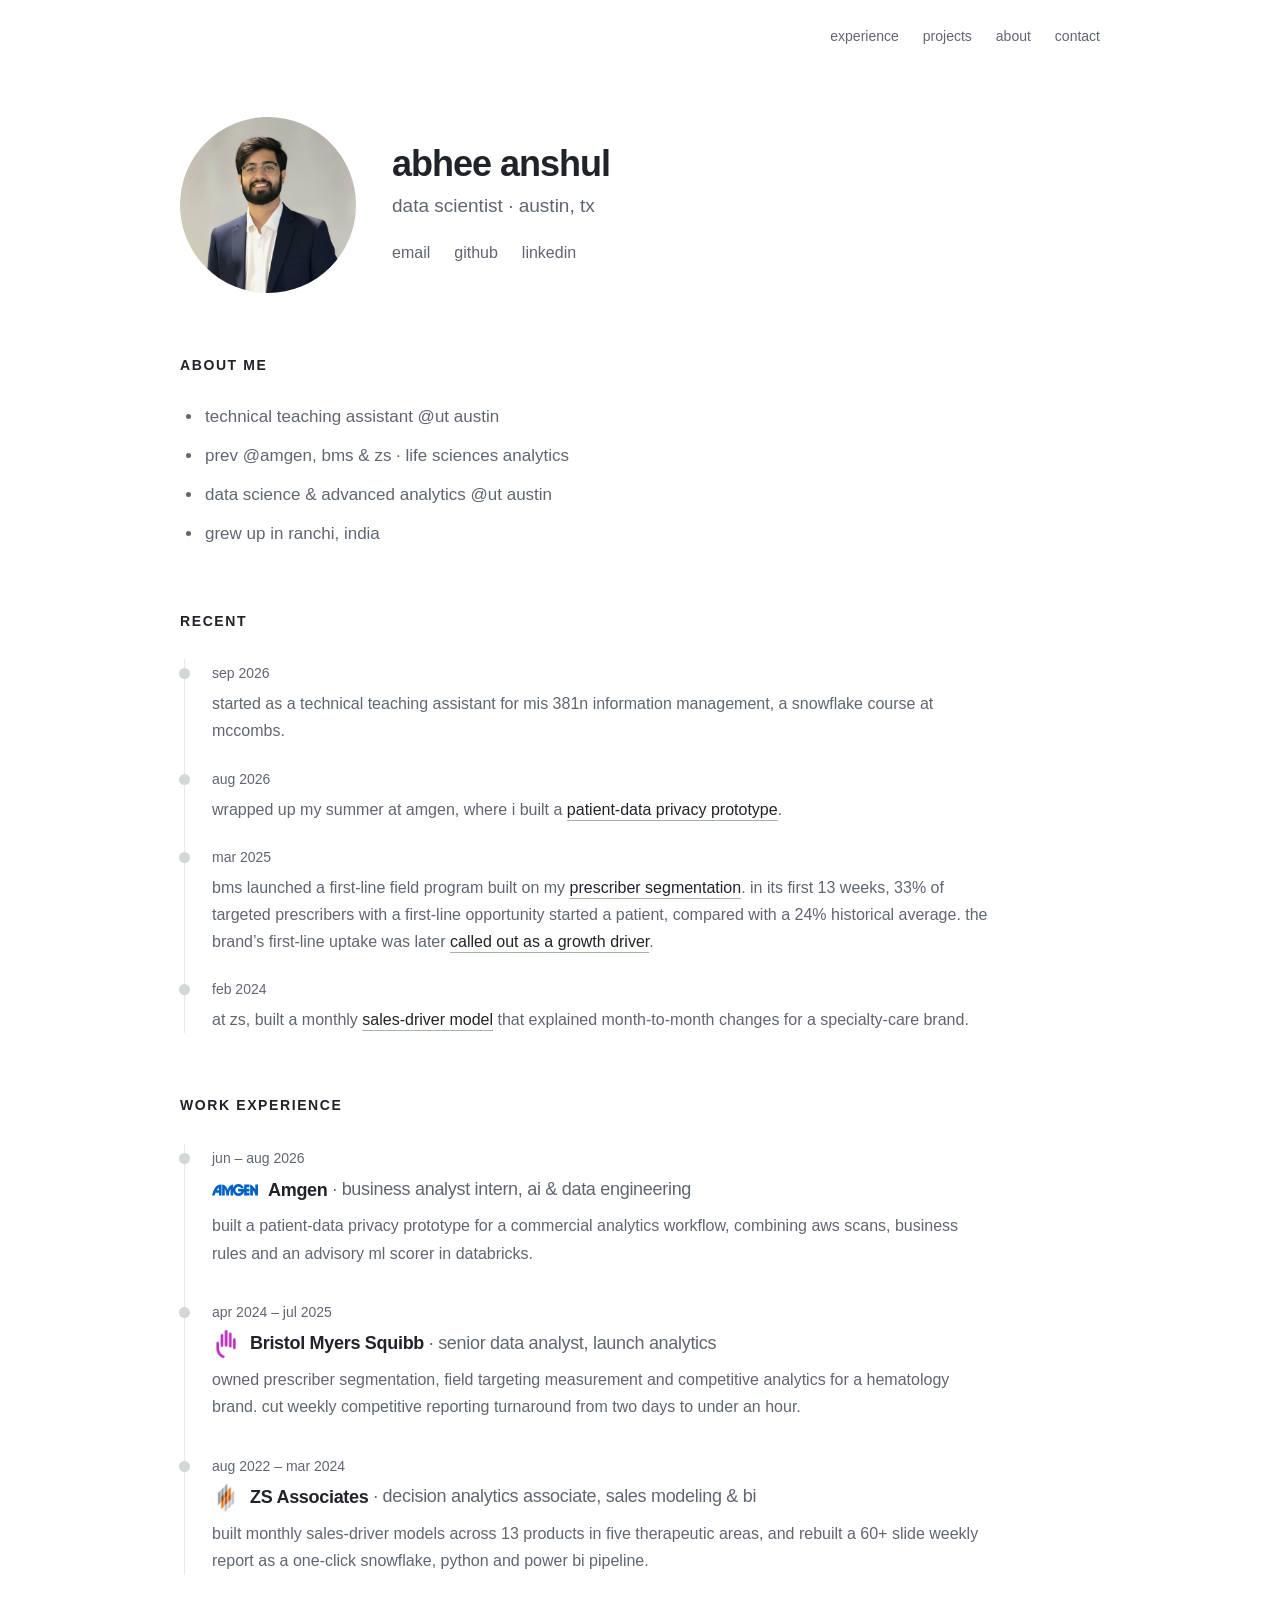
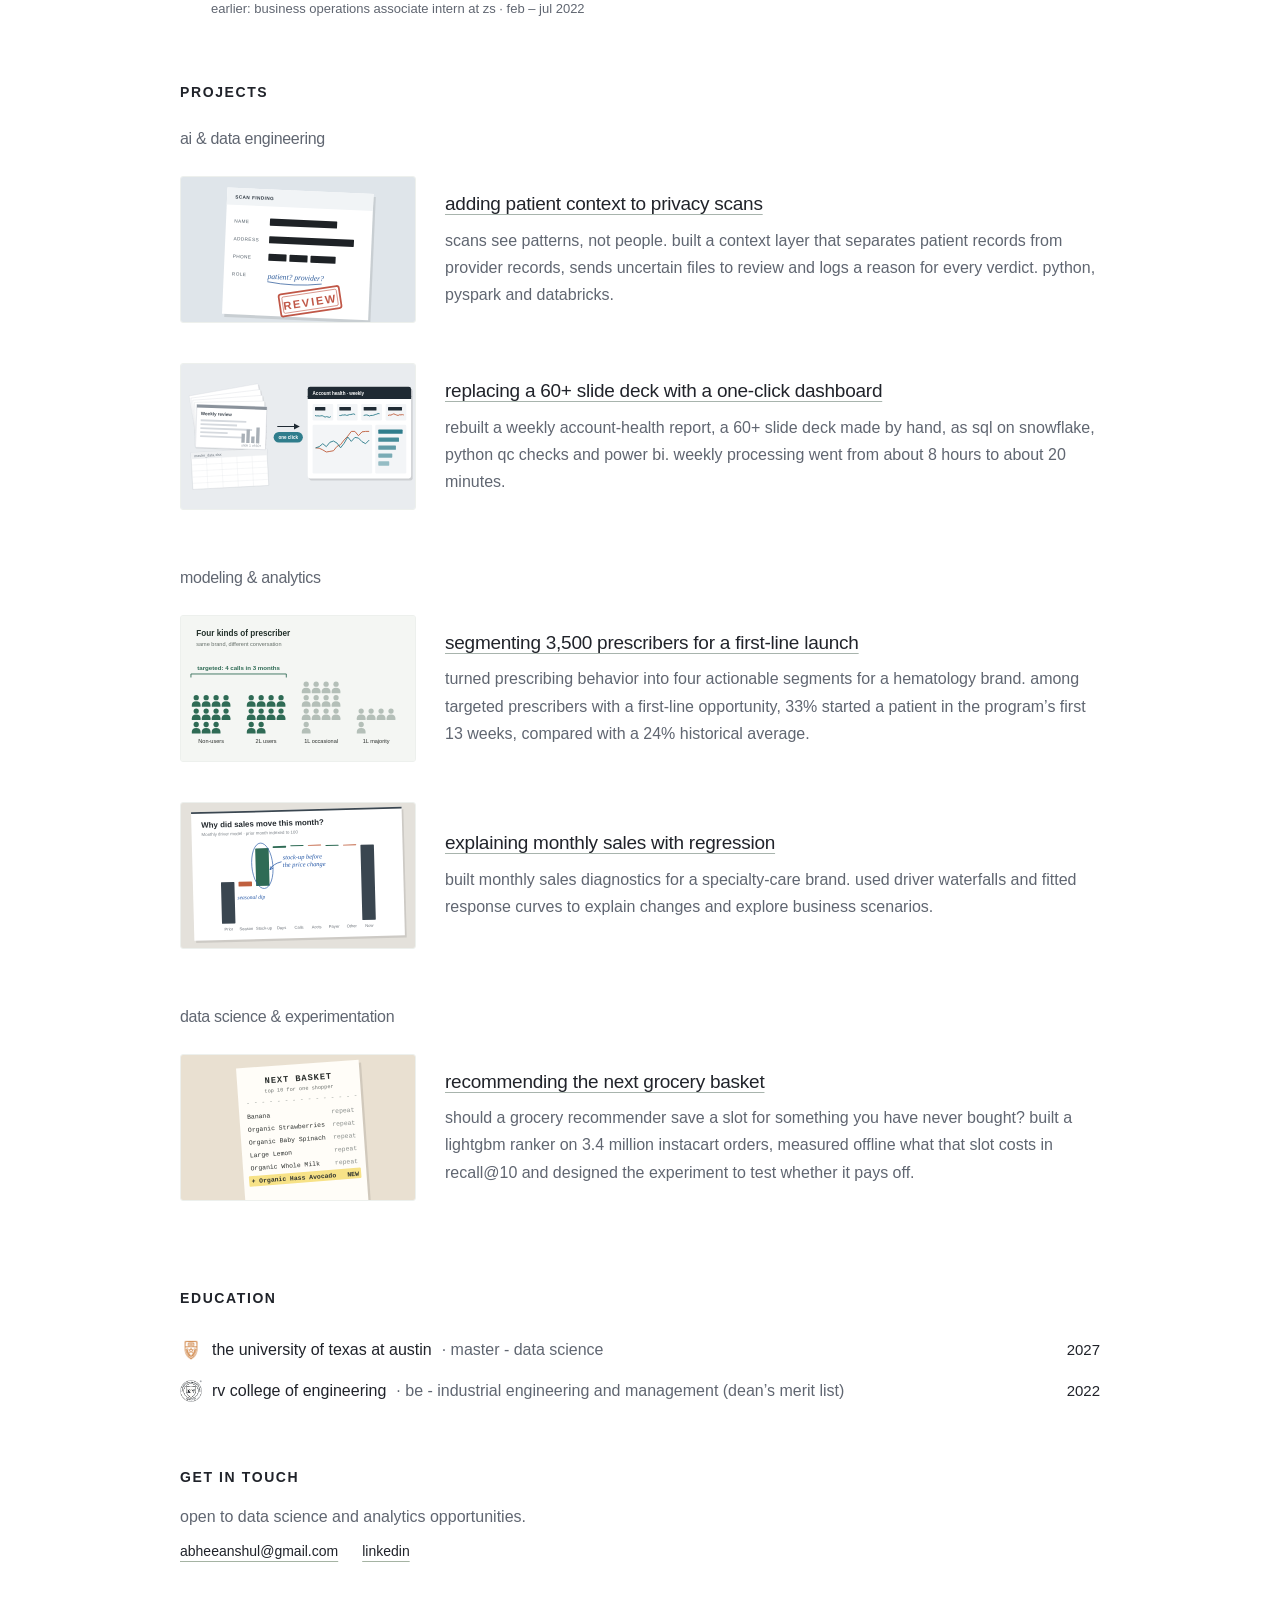
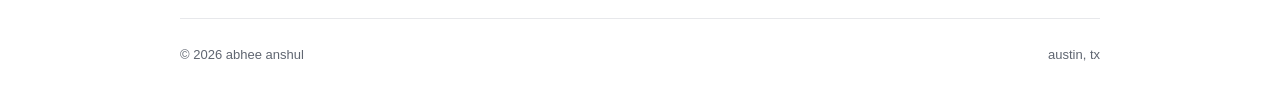
<file: index.html>
<!doctype html><html lang="en"><head><meta charset="utf-8"><meta name="viewport" content="width=device-width,initial-scale=1"><title>Abhee Anshul | Data Science &amp; Analytics</title><meta name="description" content="Selected work in recommendations, privacy controls, segmentation and diagnostic modeling. MS Information Studies at UT Austin."><meta name="theme-color" content="#ffffff"><meta property="og:title" content="Abhee Anshul | Data Science &amp; Analytics"><meta property="og:description" content="Selected work in recommendations, privacy controls, segmentation and diagnostic modeling. MS Information Studies at UT Austin."><meta property="og:type" content="website"><meta property="og:image" content="https://abheeanshul.github.io/assets/og-card.png"><meta property="og:image:width" content="1200"><meta property="og:image:height" content="630"><meta name="twitter:card" content="summary_large_image"><link rel="icon" href="assets/favicon.svg" type="image/svg+xml"><link rel="stylesheet" href="assets/style.css"></head><body><a class="skip" href="#main">Skip to content</a><div class="shell"><header class="topbar"><nav aria-label="Main navigation"><a href="./#experience">Experience</a><a href="./#work">Projects</a><a href="./#about">About</a><a href="./#contact">Contact</a></nav></header><main id="main" class="personal-home">
    <section class="profile" aria-labelledby="name"><img class="portrait" src="assets/abhee.jpg" alt="Abhee Anshul" width="176" height="176"><div><h1 id="name">Abhee Anshul</h1><p class="profile-line">Data scientist · Austin, TX</p><div class="profile-links"><a href="mailto:abheeanshul@gmail.com">Email</a><a href="https://github.com/abheeanshul">GitHub</a><a href="https://www.linkedin.com/in/abhee-anshul-b18069175/">LinkedIn</a></div></div></section>
    <section id="about" class="home-section"><h2>About me</h2><ul class="about-list"><li>technical teaching assistant @UT Austin</li><li>prev @Amgen, BMS &amp; ZS · life sciences analytics</li><li>data science &amp; advanced analytics @UT Austin</li><li>grew up in Ranchi, India</li></ul>
</section>
    <section id="recent" class="home-section"><h2>Recent</h2><ol class="timeline recent">
<li><time>Sep 2026</time><p>Started as a technical teaching assistant for MIS 381N Information Management, a Snowflake course at McCombs.</p></li>
<li><time>Aug 2026</time><p>Wrapped up my summer at Amgen, where I built a <a href="work/privacy-guardrail/">patient-data privacy prototype</a>.</p></li>
<li><time>Mar 2025</time><p>BMS launched a first-line field program built on my <a href="work/first-line-adoption/">prescriber segmentation</a>. In its first 13 weeks, 33% of targeted prescribers with a first-line opportunity started a patient, compared with a 24% historical average. The brand’s first-line uptake was later <a href="https://finance.yahoo.com/healthcare/articles/reblozyl-power-bristol-myers-top-173000857.html" target="_blank" rel="noopener noreferrer">called out as a growth driver</a>.</p></li>
<li><time>Feb 2024</time><p>At ZS, built a monthly <a href="work/sales-drivers/">sales-driver model</a> that explained month-to-month changes for a specialty-care brand.</p></li>
</ol></section>
    <section class="home-section" id="experience"><h2>Work experience</h2><ol class="timeline"><li><time>Jun – Aug 2026</time><h3><a class="company-link" href="https://www.amgen.com/" target="_blank" rel="noopener noreferrer"><img class="company-logo" src="assets/amgen-logo.svg" alt="" width="28" height="28">Amgen</a> <span><b class="role-dot" aria-hidden="true">· </b>Business Analyst Intern, AI &amp; data engineering</span></h3><p>Built a patient-data privacy prototype for a commercial analytics workflow, combining AWS scans, business rules and an advisory ML scorer in Databricks.</p></li><li><time>Apr 2024 – Jul 2025</time><h3><a class="company-link" href="https://www.bms.com/" target="_blank" rel="noopener noreferrer"><img class="company-logo" src="assets/bms-logo.ico" alt="" width="28" height="28">Bristol Myers Squibb</a> <span><b class="role-dot" aria-hidden="true">· </b>Senior Data Analyst, launch analytics</span></h3><p>Owned prescriber segmentation, field targeting measurement and competitive analytics for a hematology brand. Cut weekly competitive reporting turnaround from two days to under an hour.</p></li><li><time>Aug 2022 – Mar 2024</time><h3><a class="company-link" href="https://www.zs.com/" target="_blank" rel="noopener noreferrer"><img class="company-logo" src="assets/zs-logo.ico" alt="" width="28" height="28">ZS Associates</a> <span><b class="role-dot" aria-hidden="true">· </b>Decision Analytics Associate, sales modeling &amp; BI</span></h3><p>Built monthly sales-driver models across 13 products in five therapeutic areas, and rebuilt a 60+ slide weekly report as a one-click Snowflake, Python and Power BI pipeline.</p></li></ol><p class="earlier">Earlier: Business Operations Associate Intern at ZS · Feb – Jul 2022</p></section>
    <section id="work" class="home-section"><h2>Projects</h2><div class="project-group"><h3 class="group-title">AI &amp; data engineering</h3><article class="project-row"><a class="project-image" href="work/privacy-guardrail/" aria-label="Explore Adding patient context to privacy scans"><img src="assets/thumb-privacy.svg" alt="A redacted record asking whether it describes a patient or a provider, stamped review" loading="lazy"></a><div><h3><a href="work/privacy-guardrail/">Adding patient context to privacy scans</a></h3><p>Scans see patterns, not people. Built a context layer that separates patient records from provider records, sends uncertain files to review and logs a reason for every verdict. Python, PySpark and Databricks.</p></div></article><article class="project-row"><a class="project-image" href="work/account-dashboard/" aria-label="Explore Replacing a 60+ slide deck with a one-click dashboard"><img src="assets/thumb-dashboard.svg" alt="A stack of report slides and a spreadsheet turned into a dashboard with one click" loading="lazy"></a><div><h3><a href="work/account-dashboard/">Replacing a 60+ slide deck with a one-click dashboard</a></h3><p>Rebuilt a weekly account-health report, a 60+ slide deck made by hand, as SQL on Snowflake, Python QC checks and Power BI. Weekly processing went from about 8 hours to about 20 minutes.</p></div></article></div><div class="project-group"><h3 class="group-title">Modeling &amp; analytics</h3><article class="project-row"><a class="project-image" href="work/first-line-adoption/" aria-label="Explore Segmenting 3,500 prescribers for a first-line launch"><img src="assets/thumb-segmentation.svg" alt="Prescribers drawn as people in four segments, two of them targeted" loading="lazy"></a><div><h3><a href="work/first-line-adoption/">Segmenting 3,500 prescribers for a first-line launch</a></h3><p>Turned prescribing behavior into four actionable segments for a hematology brand. Among targeted prescribers with a first-line opportunity, 33% started a patient in the program’s first 13 weeks, compared with a 24% historical average.</p></div></article><article class="project-row"><a class="project-image" href="work/sales-drivers/" aria-label="Explore Explaining monthly sales with regression"><img src="assets/thumb-sales.svg" alt="A slide asking why sales moved this month, with a waterfall and handwritten notes" loading="lazy"></a><div><h3><a href="work/sales-drivers/">Explaining monthly sales with regression</a></h3><p>Built monthly sales diagnostics for a specialty-care brand. Used driver waterfalls and fitted response curves to explain changes and explore business scenarios.</p></div></article></div><div class="project-group"><h3 class="group-title">Data science &amp; experimentation</h3><article class="project-row"><a class="project-image" href="work/next-basket/" aria-label="Explore Recommending the next grocery basket"><img src="assets/thumb-next-basket.svg" alt="A grocery receipt of ten recommended items with one new product highlighted" loading="lazy"></a><div><h3><a href="work/next-basket/">Recommending the next grocery basket</a></h3><p>Should a grocery recommender save a slot for something you have never bought? Built a LightGBM ranker on 3.4 million Instacart orders, measured offline what that slot costs in recall@10 and designed the experiment to test whether it pays off.</p></div></article></div></section>
    <section class="home-section" id="education"><h2>Education</h2><div class="edu-row"><img src="assets/ut-logo.png" alt="" width="22" height="22"><a class="edu-name" href="https://www.utexas.edu/" target="_blank" rel="noopener noreferrer">The University of Texas at Austin</a><span class="edu-deg"><span class="edu-dot">· </span>Master - Data Science</span><span class="edu-year">2027</span></div><div class="edu-row"><img src="assets/rvce-logo.png" alt="" width="22" height="22"><a class="edu-name" href="https://rvce.edu.in/" target="_blank" rel="noopener noreferrer">RV College of Engineering</a><span class="edu-deg"><span class="edu-dot">· </span>BE - Industrial Engineering and Management (Dean’s Merit List)</span><span class="edu-year">2022</span></div></section>
    <section id="contact" class="home-section personal-contact"><h2>Get in touch</h2><p>Open to data science and analytics opportunities.</p><div class="contact-links"><a href="mailto:abheeanshul@gmail.com">abheeanshul@gmail.com</a><a href="https://www.linkedin.com/in/abhee-anshul-b18069175/">LinkedIn</a></div></section></main><footer class="footer"><span>© 2026 Abhee Anshul</span><span>Austin, TX</span></footer></div></body></html>
</file>
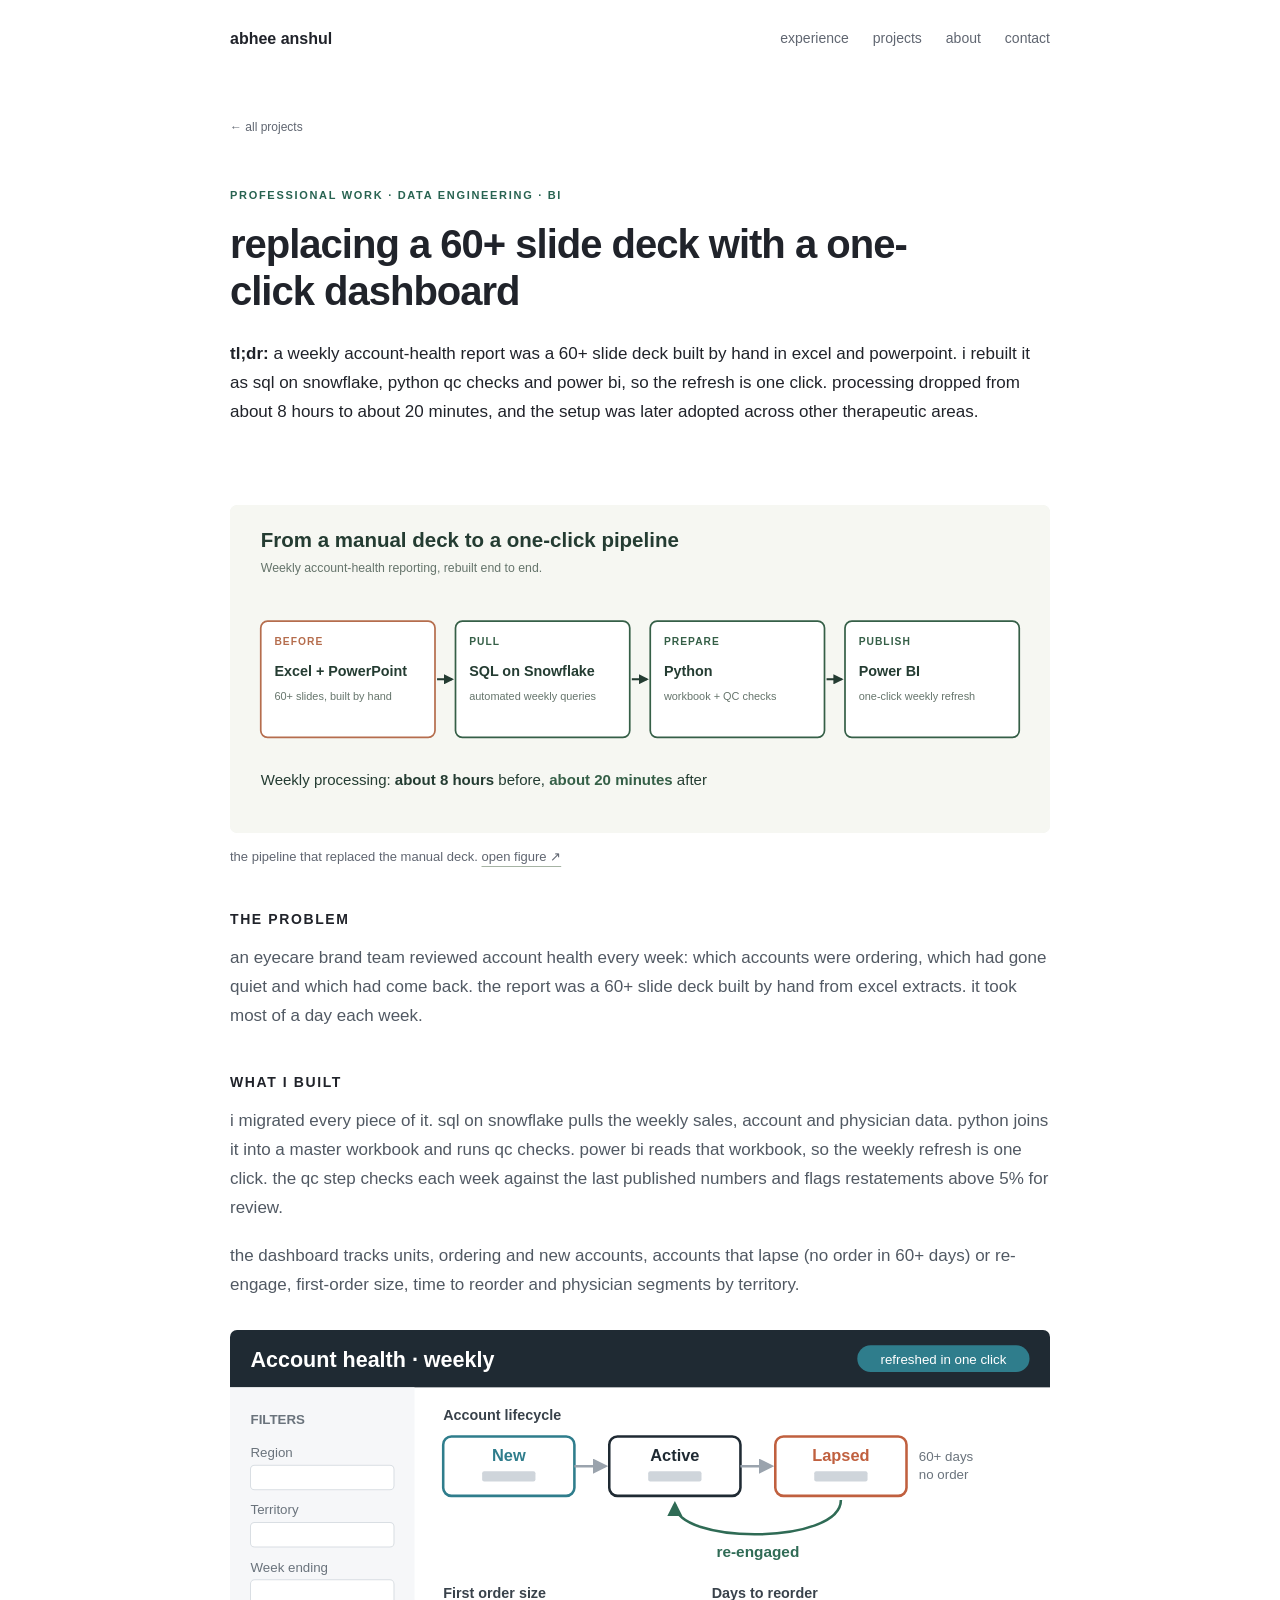
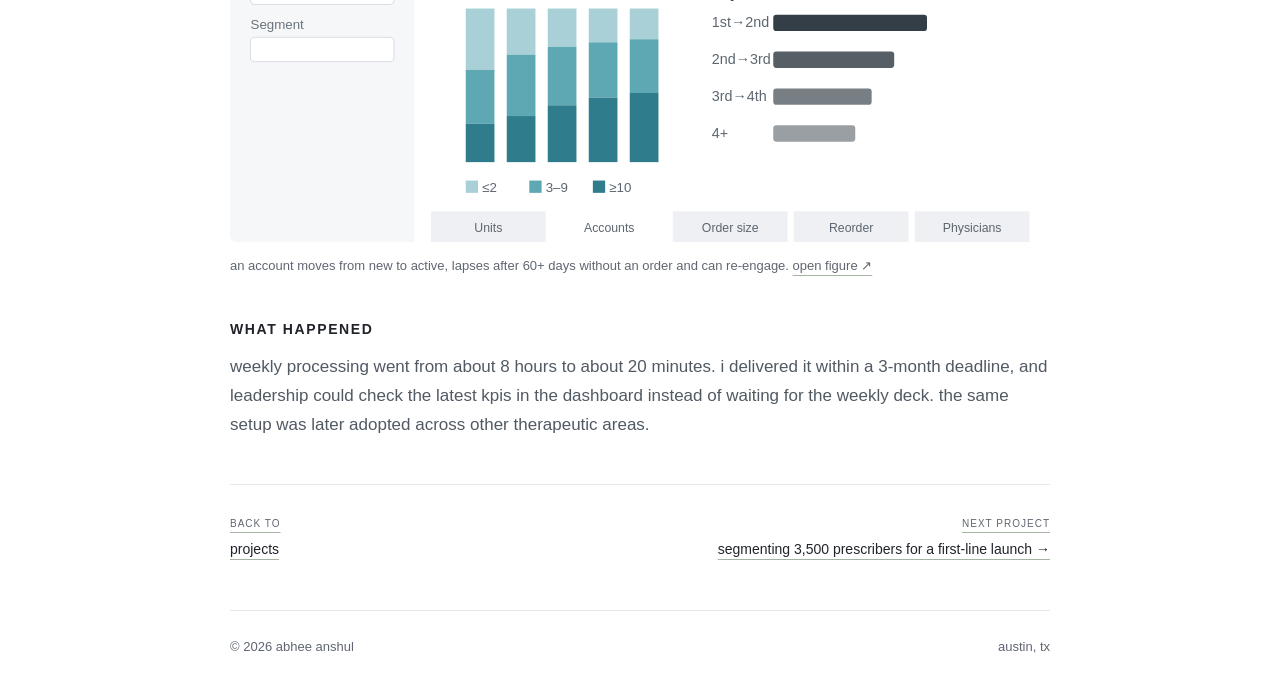
<file: work/account-dashboard/index.html>
<!doctype html><html lang="en"><head><meta charset="utf-8"><meta name="viewport" content="width=device-width,initial-scale=1"><title>Replacing a 60+ slide deck with a one-click dashboard | Abhee Anshul</title><meta name="description" content="A weekly account-health report rebuilt as a Snowflake, Python and Power BI pipeline."><meta name="theme-color" content="#ffffff"><meta property="og:title" content="Replacing a 60+ slide deck with a one-click dashboard | Abhee Anshul"><meta property="og:description" content="A weekly account-health report rebuilt as a Snowflake, Python and Power BI pipeline."><meta property="og:type" content="article"><meta property="og:image" content="https://abheeanshul.github.io/assets/og-card.png"><meta property="og:image:width" content="1200"><meta property="og:image:height" content="630"><meta name="twitter:card" content="summary_large_image"><link rel="icon" href="../../assets/favicon.svg" type="image/svg+xml"><link rel="stylesheet" href="../../assets/style.css"></head><body><a class="skip" href="#main">Skip to content</a><div class="article-shell"><header class="topbar"><a class="wordmark" href="../../">Abhee Anshul</a><nav aria-label="Main navigation"><a href="../../#experience">Experience</a><a href="../../#work">Projects</a><a href="../../#about">About</a><a href="../../#contact">Contact</a></nav></header><main id="main"><a class="back" href="../../#work">← All projects</a><article><header class="article-header"><div class="eyebrow">Professional work · Data engineering · BI</div><h1>Replacing a 60+ slide deck with a one-click dashboard</h1><p class="takeaway"><strong>tl;dr:</strong> A weekly account-health report was a 60+ slide deck built by hand in Excel and PowerPoint. I rebuilt it as SQL on Snowflake, Python QC checks and Power BI, so the refresh is one click. Processing dropped from about 8 hours to about 20 minutes, and the setup was later adopted across other therapeutic areas.</p></header><figure class="article-hero"><a href="../../assets/dashboard-pipeline.svg" target="_blank" rel="noopener noreferrer" aria-label="Open figure"><img src="../../assets/dashboard-pipeline.svg" alt="Excel and PowerPoint replaced by SQL on Snowflake, Python with QC checks and a Power BI dashboard." width="1200"></a><figcaption>The pipeline that replaced the manual deck. <a href="../../assets/dashboard-pipeline.svg" target="_blank" rel="noopener noreferrer">Open figure ↗</a></figcaption></figure><section class="prose-section"><h2>The problem</h2><p>An eyecare brand team reviewed account health every week: which accounts were ordering, which had gone quiet and which had come back. The report was a 60+ slide deck built by hand from Excel extracts. It took most of a day each week.</p></section><section class="prose-section"><h2>What I built</h2><p>I migrated every piece of it. SQL on Snowflake pulls the weekly sales, account and physician data. Python joins it into a master workbook and runs QC checks. Power BI reads that workbook, so the weekly refresh is one click. The QC step checks each week against the last published numbers and flags restatements above 5% for review.</p><p>The dashboard tracks units, ordering and new accounts, accounts that lapse (no order in 60+ days) or re-engage, first-order size, time to reorder and physician segments by territory.</p><figure><a href="../../assets/dashboard-layout.svg" target="_blank" rel="noopener noreferrer" aria-label="Open figure"><img src="../../assets/dashboard-layout.svg" alt="Dashboard layout: account lifecycle from new to active to lapsed with a re-engaged loop, first order size and days to reorder." loading="lazy" width="1200"></a><figcaption>An account moves from new to active, lapses after 60+ days without an order and can re-engage. <a href="../../assets/dashboard-layout.svg" target="_blank" rel="noopener noreferrer">Open figure ↗</a></figcaption></figure></section><section class="prose-section"><h2>What happened</h2><p>Weekly processing went from about 8 hours to about 20 minutes. I delivered it within a 3-month deadline, and leadership could check the latest KPIs in the dashboard instead of waiting for the weekly deck. The same setup was later adopted across other therapeutic areas.</p></section></article><nav class="article-bottom" aria-label="Case study navigation"><a href="../../#work"><span>Back to</span>Projects</a><a href="../first-line-adoption/"><span>Next project</span>Segmenting 3,500 prescribers for a first-line launch →</a></nav></main><footer class="footer"><span>© 2026 Abhee Anshul</span><span>Austin, TX</span></footer></div></body></html>
</file>
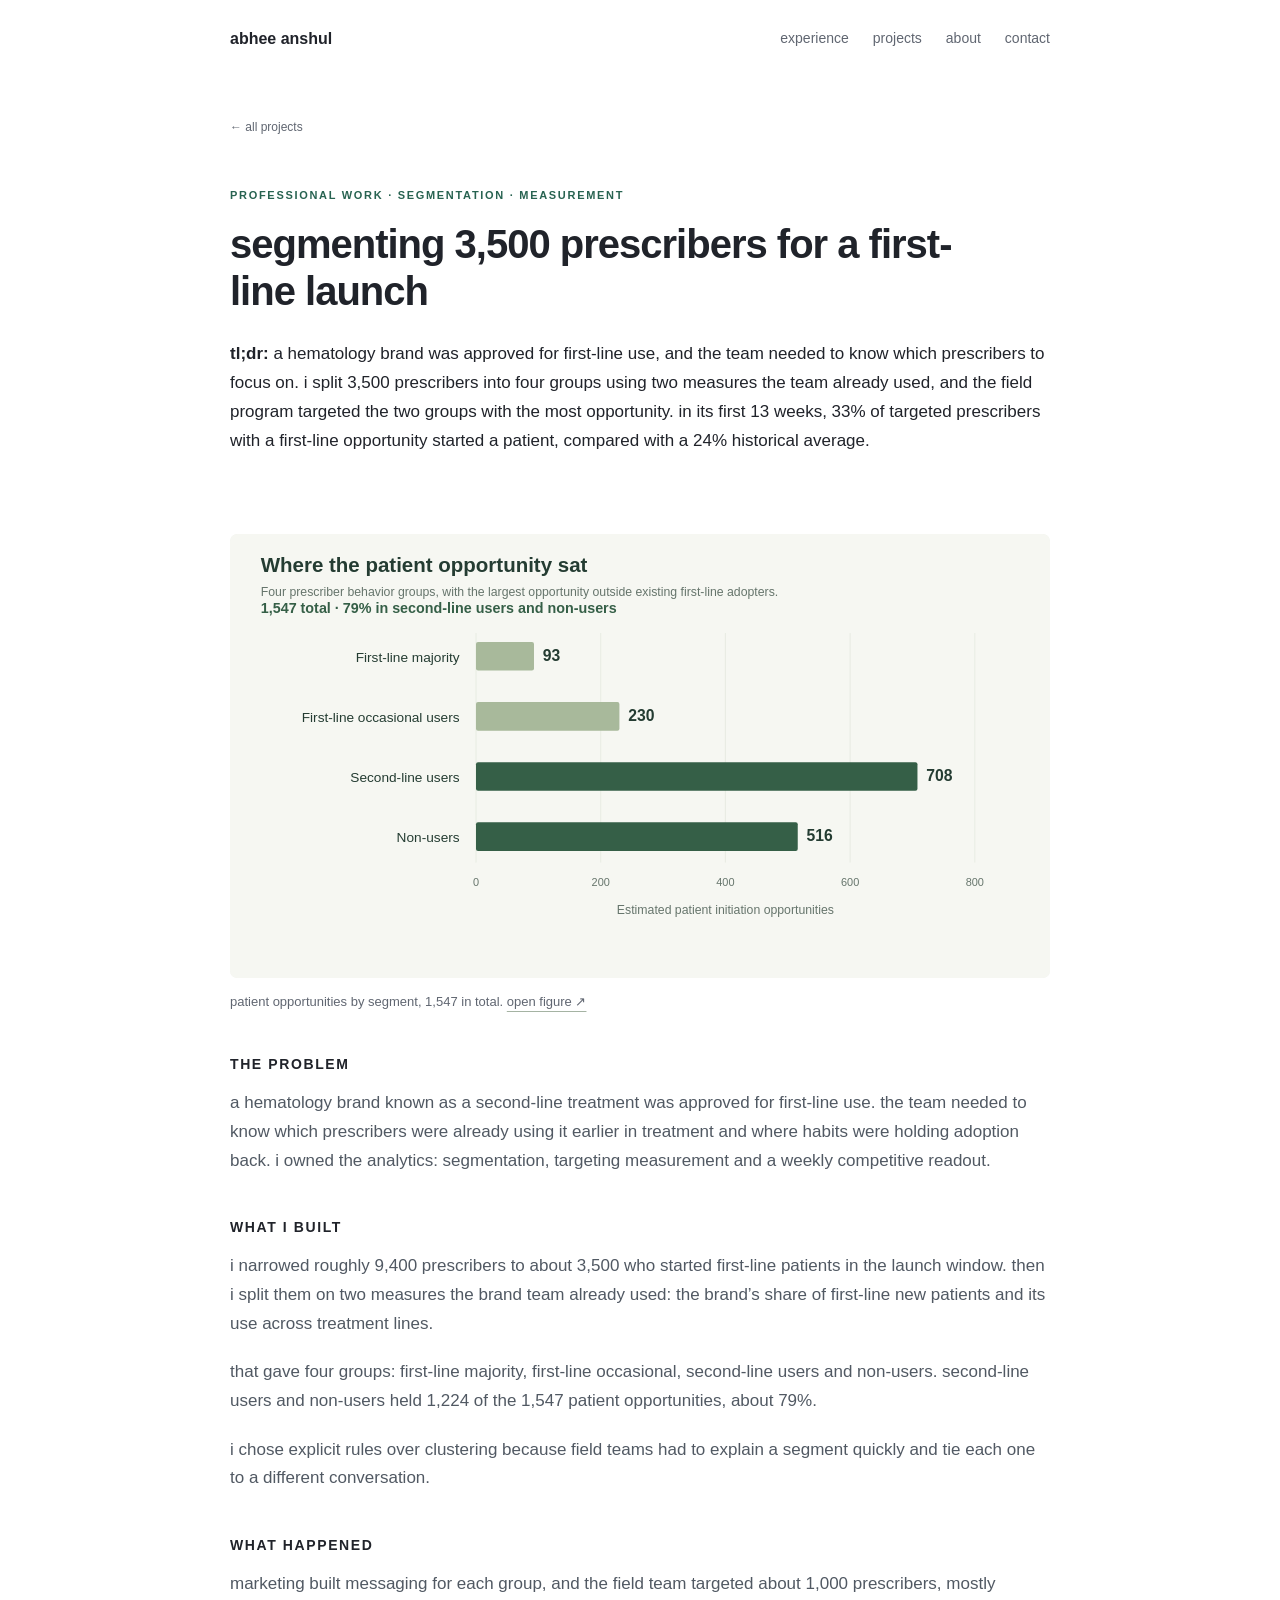
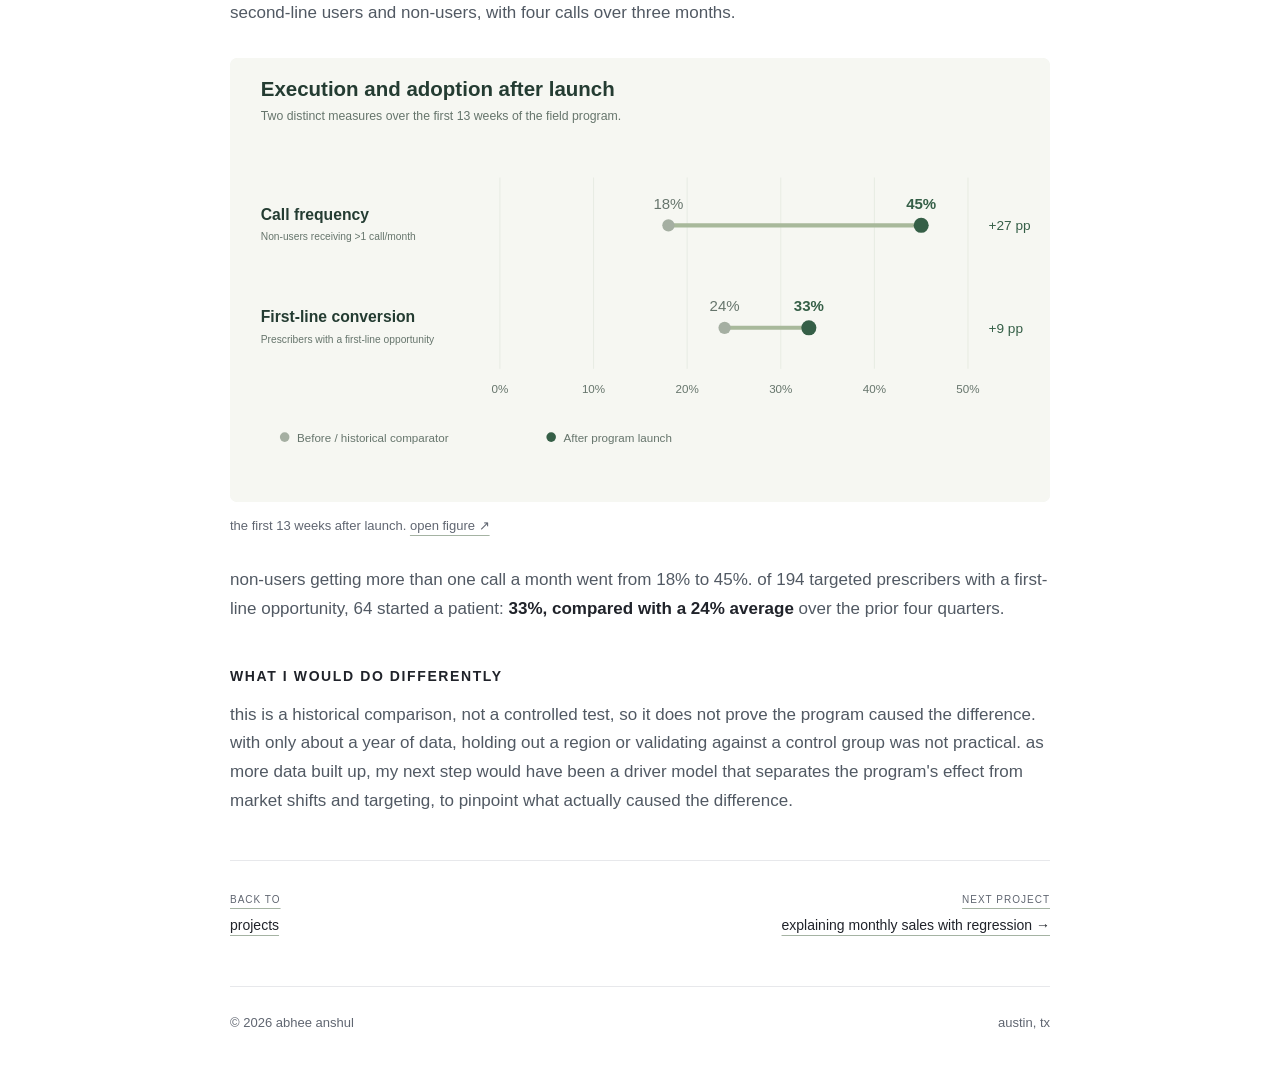
<file: work/first-line-adoption/index.html>
<!doctype html><html lang="en"><head><meta charset="utf-8"><meta name="viewport" content="width=device-width,initial-scale=1"><title>Segmenting 3,500 prescribers for a first-line launch | Abhee Anshul</title><meta name="description" content="An interpretable segmentation for a hematology brand expanding into first-line treatment."><meta name="theme-color" content="#ffffff"><meta property="og:title" content="Segmenting 3,500 prescribers for a first-line launch | Abhee Anshul"><meta property="og:description" content="An interpretable segmentation for a hematology brand expanding into first-line treatment."><meta property="og:type" content="article"><meta property="og:image" content="https://abheeanshul.github.io/assets/og-card.png"><meta property="og:image:width" content="1200"><meta property="og:image:height" content="630"><meta name="twitter:card" content="summary_large_image"><link rel="icon" href="../../assets/favicon.svg" type="image/svg+xml"><link rel="stylesheet" href="../../assets/style.css"></head><body><a class="skip" href="#main">Skip to content</a><div class="article-shell"><header class="topbar"><a class="wordmark" href="../../">Abhee Anshul</a><nav aria-label="Main navigation"><a href="../../#experience">Experience</a><a href="../../#work">Projects</a><a href="../../#about">About</a><a href="../../#contact">Contact</a></nav></header><main id="main"><a class="back" href="../../#work">← All projects</a><article><header class="article-header"><div class="eyebrow">Professional work · Segmentation · Measurement</div><h1>Segmenting 3,500 prescribers for a first-line launch</h1><p class="takeaway"><strong>tl;dr:</strong> A hematology brand was approved for first-line use, and the team needed to know which prescribers to focus on. I split 3,500 prescribers into four groups using two measures the team already used, and the field program targeted the two groups with the most opportunity. In its first 13 weeks, 33% of targeted prescribers with a first-line opportunity started a patient, compared with a 24% historical average.</p></header><figure class="article-hero"><a href="../../assets/segment-opportunities.svg" target="_blank" rel="noopener noreferrer" aria-label="Open figure"><img src="../../assets/segment-opportunities.svg" alt="Patient opportunities by segment: first-line majority 93, first-line occasional 230, second-line users 708, non-users 516." width="1200"></a><figcaption>Patient opportunities by segment, 1,547 in total. <a href="../../assets/segment-opportunities.svg" target="_blank" rel="noopener noreferrer">Open figure ↗</a></figcaption></figure><section class="prose-section"><h2>The problem</h2><p>A hematology brand known as a second-line treatment was approved for first-line use. The team needed to know which prescribers were already using it earlier in treatment and where habits were holding adoption back. I owned the analytics: segmentation, targeting measurement and a weekly competitive readout.</p></section><section class="prose-section"><h2>What I built</h2><p>I narrowed roughly 9,400 prescribers to about 3,500 who started first-line patients in the launch window. Then I split them on two measures the brand team already used: the brand’s share of first-line new patients and its use across treatment lines.</p><p>That gave four groups: first-line majority, first-line occasional, second-line users and non-users. Second-line users and non-users held 1,224 of the 1,547 patient opportunities, about 79%.</p><p>I chose explicit rules over clustering because field teams had to explain a segment quickly and tie each one to a different conversation.</p></section><section class="prose-section"><h2>What happened</h2><p>Marketing built messaging for each group, and the field team targeted about 1,000 prescribers, mostly second-line users and non-users, with four calls over three months.</p><figure><a href="../../assets/field-results.svg" target="_blank" rel="noopener noreferrer" aria-label="Open figure"><img src="../../assets/field-results.svg" alt="Non-users with more than one call a month rose from 18% to 45%; 33% of targeted prescribers with a first-line opportunity started a patient, versus a 24% historical average." loading="lazy" width="880"></a><figcaption>The first 13 weeks after launch. <a href="../../assets/field-results.svg" target="_blank" rel="noopener noreferrer">Open figure ↗</a></figcaption></figure><p>Non-users getting more than one call a month went from 18% to 45%. Of 194 targeted prescribers with a first-line opportunity, 64 started a patient: <strong>33%, compared with a 24% average</strong> over the prior four quarters.</p></section><section class="prose-section"><h2>What I would do differently</h2><p>This is a historical comparison, not a controlled test, so it does not prove the program caused the difference. With only about a year of data, holding out a region or validating against a control group was not practical. As more data built up, my next step would have been a driver model that separates the program's effect from market shifts and targeting, to pinpoint what actually caused the difference.</p></section></article><nav class="article-bottom" aria-label="Case study navigation"><a href="../../#work"><span>Back to</span>Projects</a><a href="../sales-drivers/"><span>Next project</span>Explaining monthly sales with regression →</a></nav></main><footer class="footer"><span>© 2026 Abhee Anshul</span><span>Austin, TX</span></footer></div></body></html>
</file>
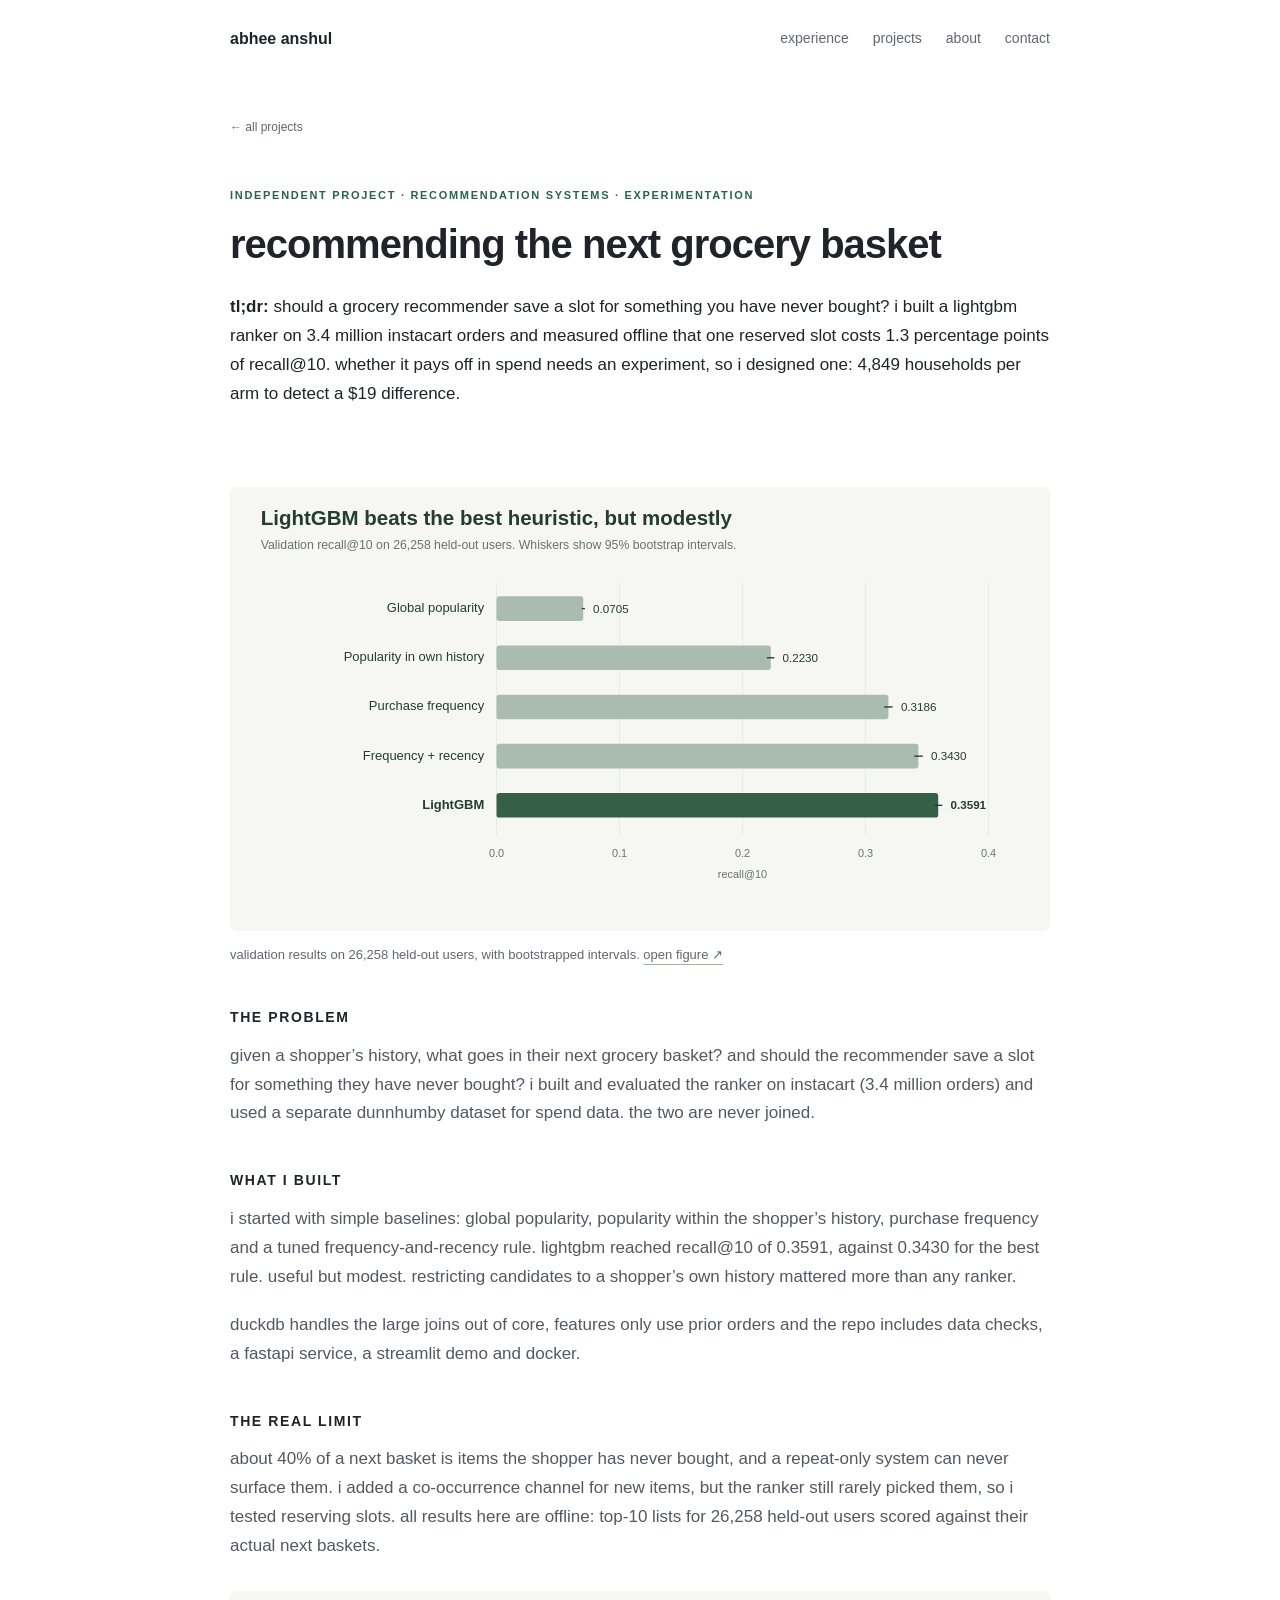
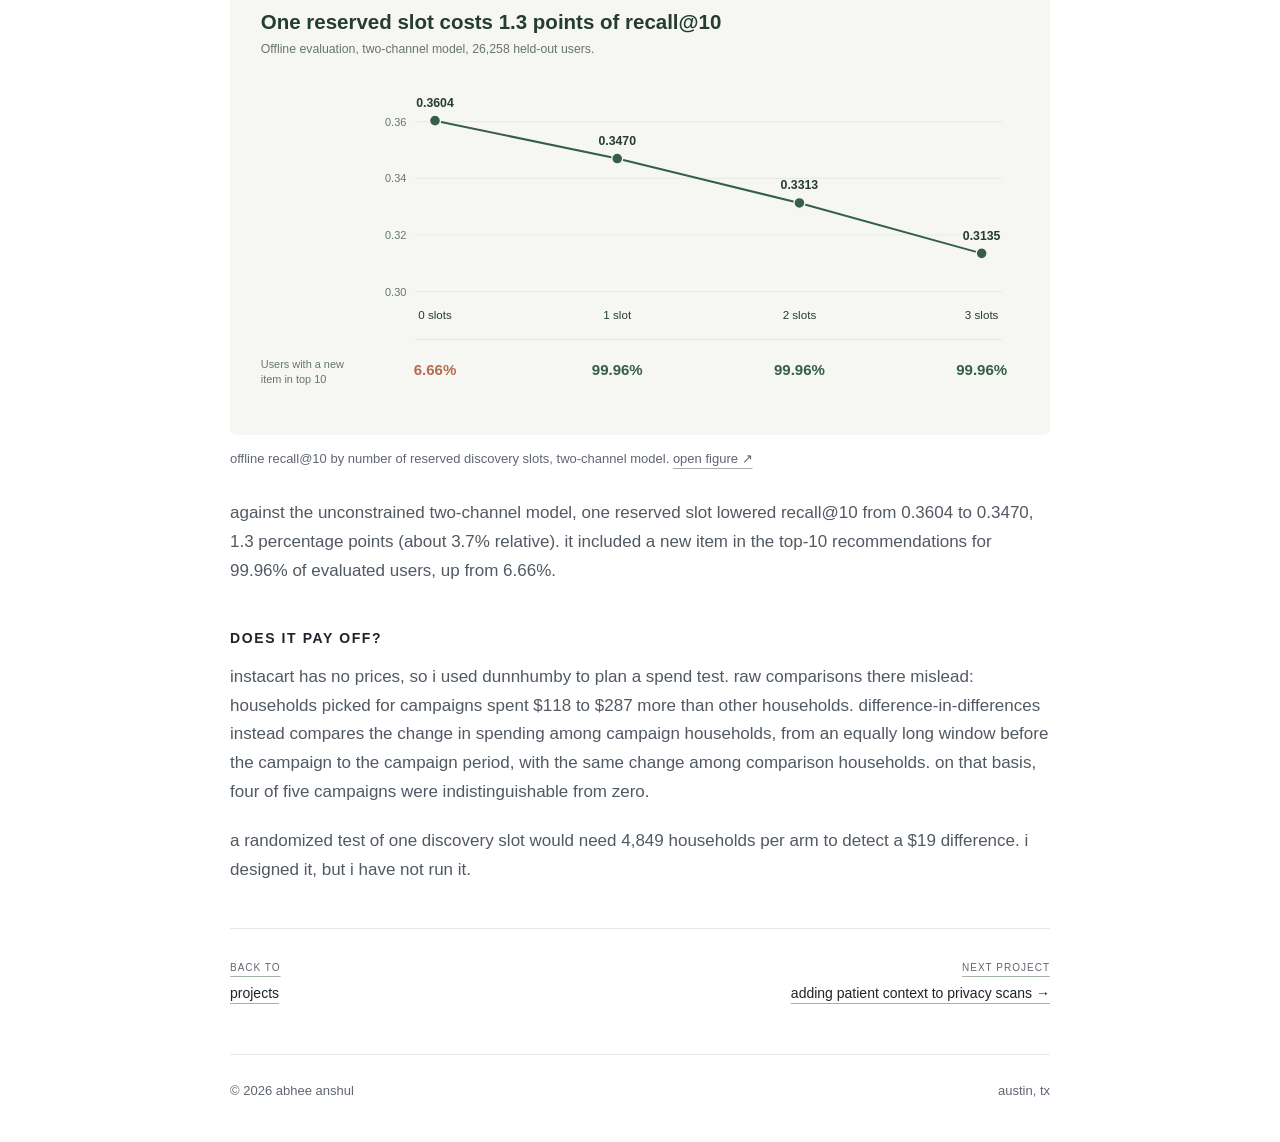
<file: work/next-basket/index.html>
<!doctype html><html lang="en"><head><meta charset="utf-8"><meta name="viewport" content="width=device-width,initial-scale=1"><title>Recommending the next grocery basket | Abhee Anshul</title><meta name="description" content="A next-basket recommender and the experiment needed to evaluate it."><meta name="theme-color" content="#ffffff"><meta property="og:title" content="Recommending the next grocery basket | Abhee Anshul"><meta property="og:description" content="A next-basket recommender and the experiment needed to evaluate it."><meta property="og:type" content="article"><meta property="og:image" content="https://abheeanshul.github.io/assets/og-card.png"><meta property="og:image:width" content="1200"><meta property="og:image:height" content="630"><meta name="twitter:card" content="summary_large_image"><link rel="icon" href="../../assets/favicon.svg" type="image/svg+xml"><link rel="stylesheet" href="../../assets/style.css"></head><body><a class="skip" href="#main">Skip to content</a><div class="article-shell"><header class="topbar"><a class="wordmark" href="../../">Abhee Anshul</a><nav aria-label="Main navigation"><a href="../../#experience">Experience</a><a href="../../#work">Projects</a><a href="../../#about">About</a><a href="../../#contact">Contact</a></nav></header><main id="main"><a class="back" href="../../#work">← All projects</a><article><header class="article-header"><div class="eyebrow">Independent project · Recommendation systems · Experimentation</div><h1>Recommending the next grocery basket</h1><p class="takeaway"><strong>tl;dr:</strong> Should a grocery recommender save a slot for something you have never bought? I built a LightGBM ranker on 3.4 million Instacart orders and measured offline that one reserved slot costs 1.3 percentage points of recall@10. Whether it pays off in spend needs an experiment, so I designed one: 4,849 households per arm to detect a $19 difference.</p></header><figure class="article-hero"><a href="../../assets/recall-by-model.svg" target="_blank" rel="noopener noreferrer" aria-label="Open figure"><img src="../../assets/recall-by-model.svg" alt="Validation recall at 10 by model: LightGBM 0.3591 versus 0.3430 for frequency and recency." width="1200"></a><figcaption>Validation results on 26,258 held-out users, with bootstrapped intervals. <a href="../../assets/recall-by-model.svg" target="_blank" rel="noopener noreferrer">Open figure ↗</a></figcaption></figure><section class="prose-section"><h2>The problem</h2><p>Given a shopper’s history, what goes in their next grocery basket? And should the recommender save a slot for something they have never bought? I built and evaluated the ranker on Instacart (3.4 million orders) and used a separate dunnhumby dataset for spend data. The two are never joined.</p></section><section class="prose-section"><h2>What I built</h2><p>I started with simple baselines: global popularity, popularity within the shopper’s history, purchase frequency and a tuned frequency-and-recency rule. LightGBM reached recall@10 of 0.3591, against 0.3430 for the best rule. Useful but modest. Restricting candidates to a shopper’s own history mattered more than any ranker.</p><p>DuckDB handles the large joins out of core, features only use prior orders and the repo includes data checks, a FastAPI service, a Streamlit demo and Docker.</p></section><section class="prose-section"><h2>The real limit</h2><p>About 40% of a next basket is items the shopper has never bought, and a repeat-only system can never surface them. I added a co-occurrence channel for new items, but the ranker still rarely picked them, so I tested reserving slots. All results here are offline: top-10 lists for 26,258 held-out users scored against their actual next baskets.</p><figure><a href="../../assets/discovery-tradeoff.svg" target="_blank" rel="noopener noreferrer" aria-label="Open figure"><img src="../../assets/discovery-tradeoff.svg" alt="Recall at 10 falls from 0.3604 to 0.3470 with one discovery slot while users with a new item in their top 10 rise from 6.66% to 99.96%." loading="lazy" width="1200"></a><figcaption>Offline recall@10 by number of reserved discovery slots, two-channel model. <a href="../../assets/discovery-tradeoff.svg" target="_blank" rel="noopener noreferrer">Open figure ↗</a></figcaption></figure><p>Against the unconstrained two-channel model, one reserved slot lowered recall@10 from 0.3604 to 0.3470, 1.3 percentage points (about 3.7% relative). It included a new item in the top-10 recommendations for 99.96% of evaluated users, up from 6.66%.</p></section><section class="prose-section"><h2>Does it pay off?</h2><p>Instacart has no prices, so I used dunnhumby to plan a spend test. Raw comparisons there mislead: households picked for campaigns spent $118 to $287 more than other households. Difference-in-differences instead compares the change in spending among campaign households, from an equally long window before the campaign to the campaign period, with the same change among comparison households. On that basis, four of five campaigns were indistinguishable from zero.</p><p>A randomized test of one discovery slot would need 4,849 households per arm to detect a $19 difference. I designed it, but I have not run it.</p></section></article><nav class="article-bottom" aria-label="Case study navigation"><a href="../../#work"><span>Back to</span>Projects</a><a href="../privacy-guardrail/"><span>Next project</span>Adding patient context to privacy scans →</a></nav></main><footer class="footer"><span>© 2026 Abhee Anshul</span><span>Austin, TX</span></footer></div></body></html>
</file>
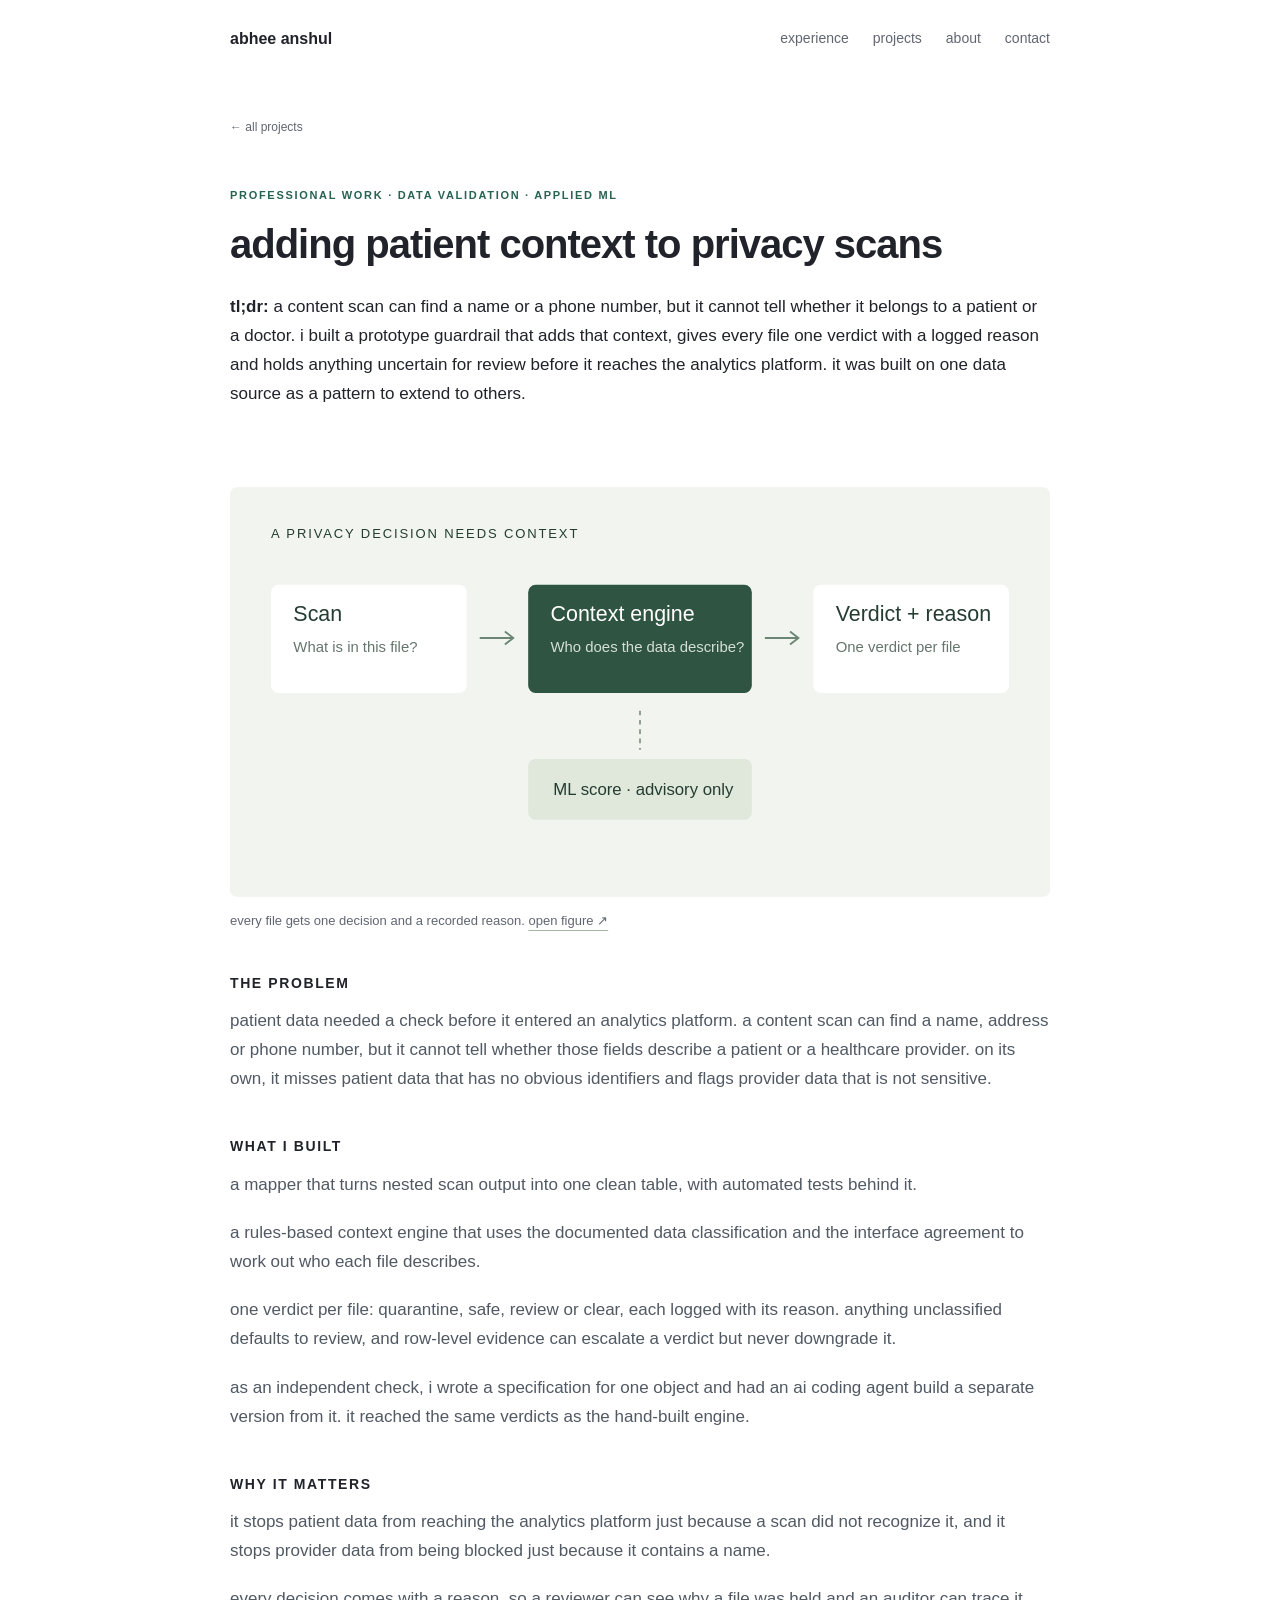
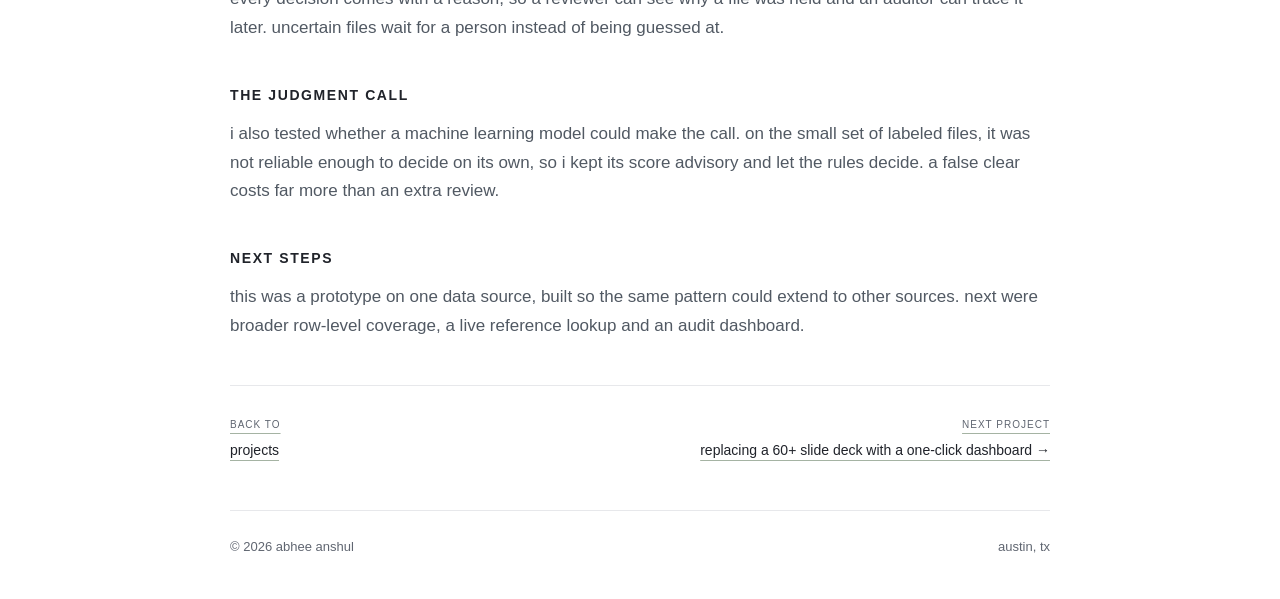
<file: work/privacy-guardrail/index.html>
<!doctype html><html lang="en"><head><meta charset="utf-8"><meta name="viewport" content="width=device-width,initial-scale=1"><title>Adding patient context to privacy scans | Abhee Anshul</title><meta name="description" content="A preventive privacy guardrail for a patient-data ingestion workflow."><meta name="theme-color" content="#ffffff"><meta property="og:title" content="Adding patient context to privacy scans | Abhee Anshul"><meta property="og:description" content="A preventive privacy guardrail for a patient-data ingestion workflow."><meta property="og:type" content="article"><meta property="og:image" content="https://abheeanshul.github.io/assets/og-card.png"><meta property="og:image:width" content="1200"><meta property="og:image:height" content="630"><meta name="twitter:card" content="summary_large_image"><link rel="icon" href="../../assets/favicon.svg" type="image/svg+xml"><link rel="stylesheet" href="../../assets/style.css"></head><body><a class="skip" href="#main">Skip to content</a><div class="article-shell"><header class="topbar"><a class="wordmark" href="../../">Abhee Anshul</a><nav aria-label="Main navigation"><a href="../../#experience">Experience</a><a href="../../#work">Projects</a><a href="../../#about">About</a><a href="../../#contact">Contact</a></nav></header><main id="main"><a class="back" href="../../#work">← All projects</a><article><header class="article-header"><div class="eyebrow">Professional work · Data validation · Applied ML</div><h1>Adding patient context to privacy scans</h1><p class="takeaway"><strong>tl;dr:</strong> A content scan can find a name or a phone number, but it cannot tell whether it belongs to a patient or a doctor. I built a prototype guardrail that adds that context, gives every file one verdict with a logged reason and holds anything uncertain for review before it reaches the analytics platform. It was built on one data source as a pattern to extend to others.</p></header><figure class="article-hero"><a href="../../assets/privacy.svg" target="_blank" rel="noopener noreferrer" aria-label="Open figure"><img src="../../assets/privacy.svg" alt="Content scanning feeds a rules-based context engine; machine learning provides an advisory signal." width="1200"></a><figcaption>Every file gets one decision and a recorded reason. <a href="../../assets/privacy.svg" target="_blank" rel="noopener noreferrer">Open figure ↗</a></figcaption></figure><section class="prose-section"><h2>The problem</h2><p>Patient data needed a check before it entered an analytics platform. A content scan can find a name, address or phone number, but it cannot tell whether those fields describe a patient or a healthcare provider. On its own, it misses patient data that has no obvious identifiers and flags provider data that is not sensitive.</p></section><section class="prose-section"><h2>What I built</h2><p>A mapper that turns nested scan output into one clean table, with automated tests behind it.</p><p>A rules-based context engine that uses the documented data classification and the interface agreement to work out who each file describes.</p><p>One verdict per file: quarantine, safe, review or clear, each logged with its reason. Anything unclassified defaults to review, and row-level evidence can escalate a verdict but never downgrade it.</p><p>As an independent check, I wrote a specification for one object and had an AI coding agent build a separate version from it. It reached the same verdicts as the hand-built engine.</p></section><section class="prose-section"><h2>Why it matters</h2><p>It stops patient data from reaching the analytics platform just because a scan did not recognize it, and it stops provider data from being blocked just because it contains a name.</p><p>Every decision comes with a reason, so a reviewer can see why a file was held and an auditor can trace it later. Uncertain files wait for a person instead of being guessed at.</p></section><section class="prose-section"><h2>The judgment call</h2><p>I also tested whether a machine learning model could make the call. On the small set of labeled files, it was not reliable enough to decide on its own, so I kept its score advisory and let the rules decide. A false clear costs far more than an extra review.</p></section><section class="prose-section"><h2>Next steps</h2><p>This was a prototype on one data source, built so the same pattern could extend to other sources. Next were broader row-level coverage, a live reference lookup and an audit dashboard.</p></section></article><nav class="article-bottom" aria-label="Case study navigation"><a href="../../#work"><span>Back to</span>Projects</a><a href="../account-dashboard/"><span>Next project</span>Replacing a 60+ slide deck with a one-click dashboard →</a></nav></main><footer class="footer"><span>© 2026 Abhee Anshul</span><span>Austin, TX</span></footer></div></body></html>
</file>
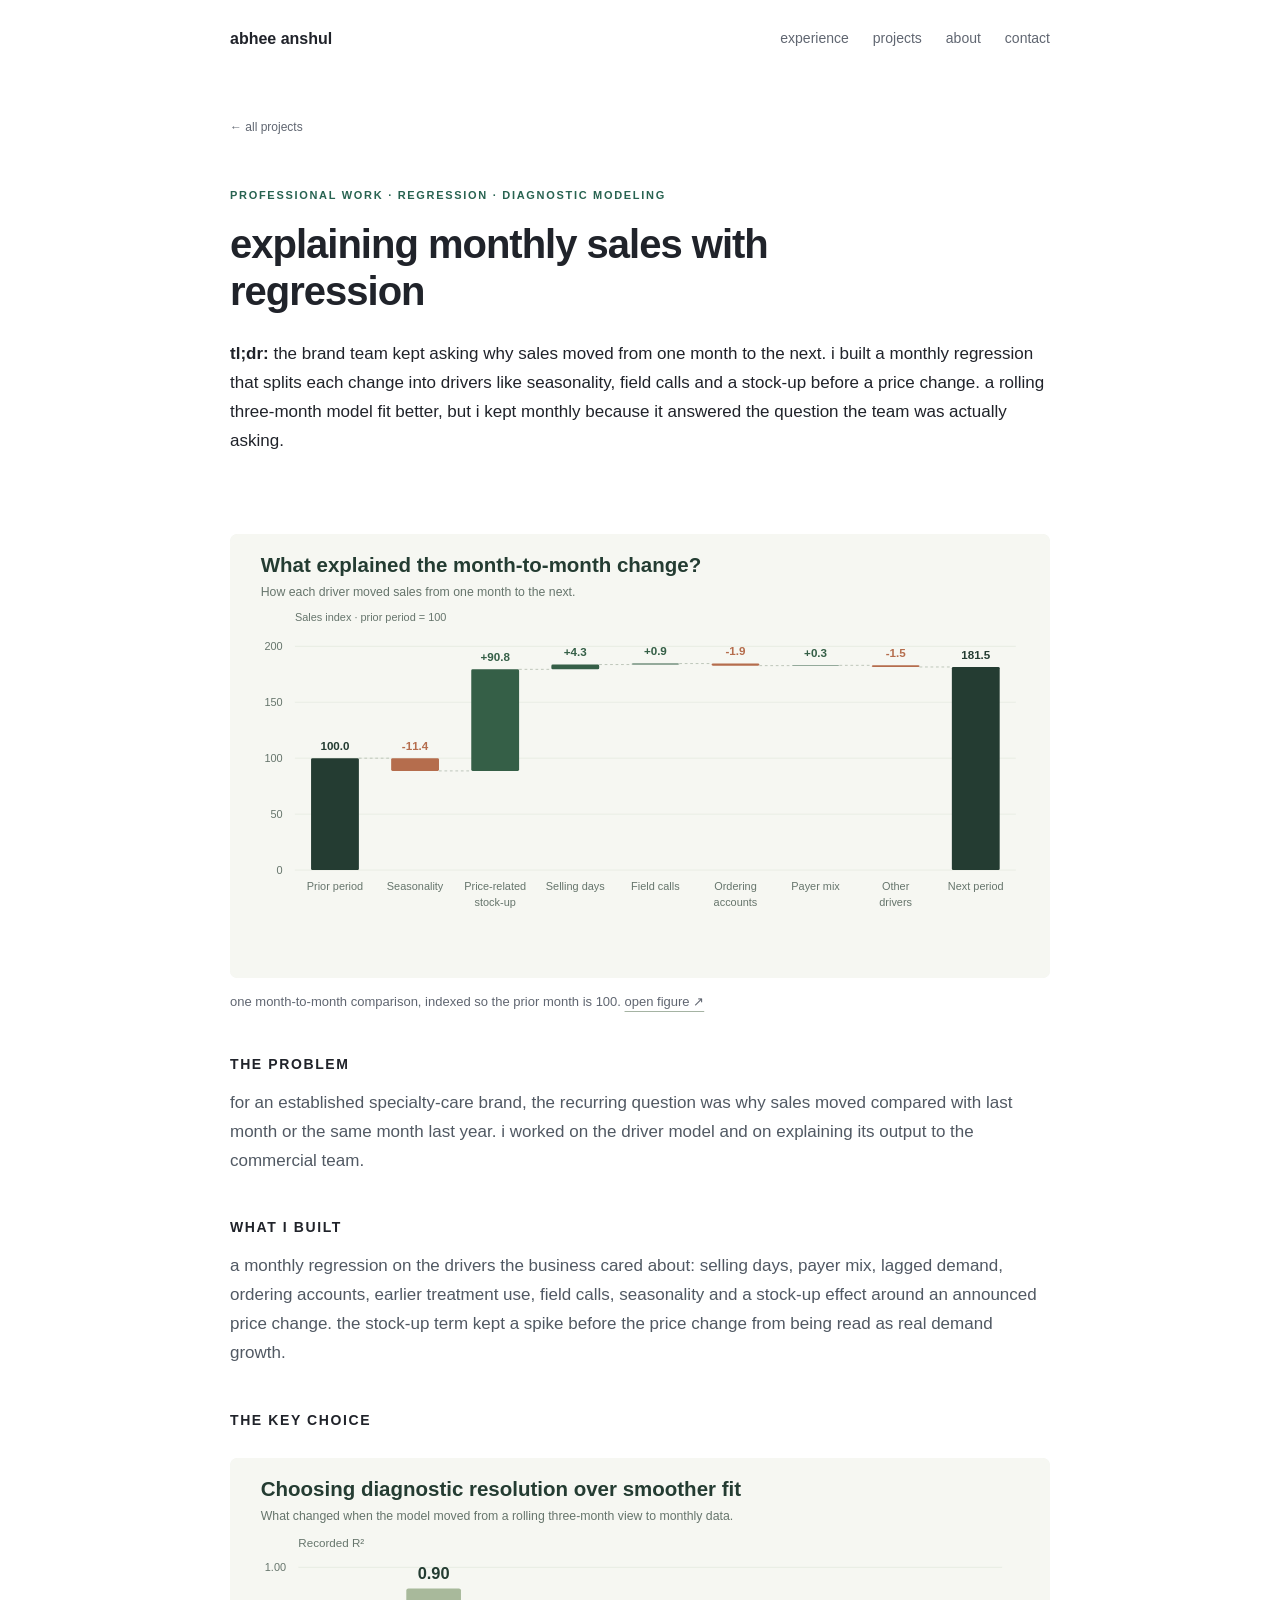
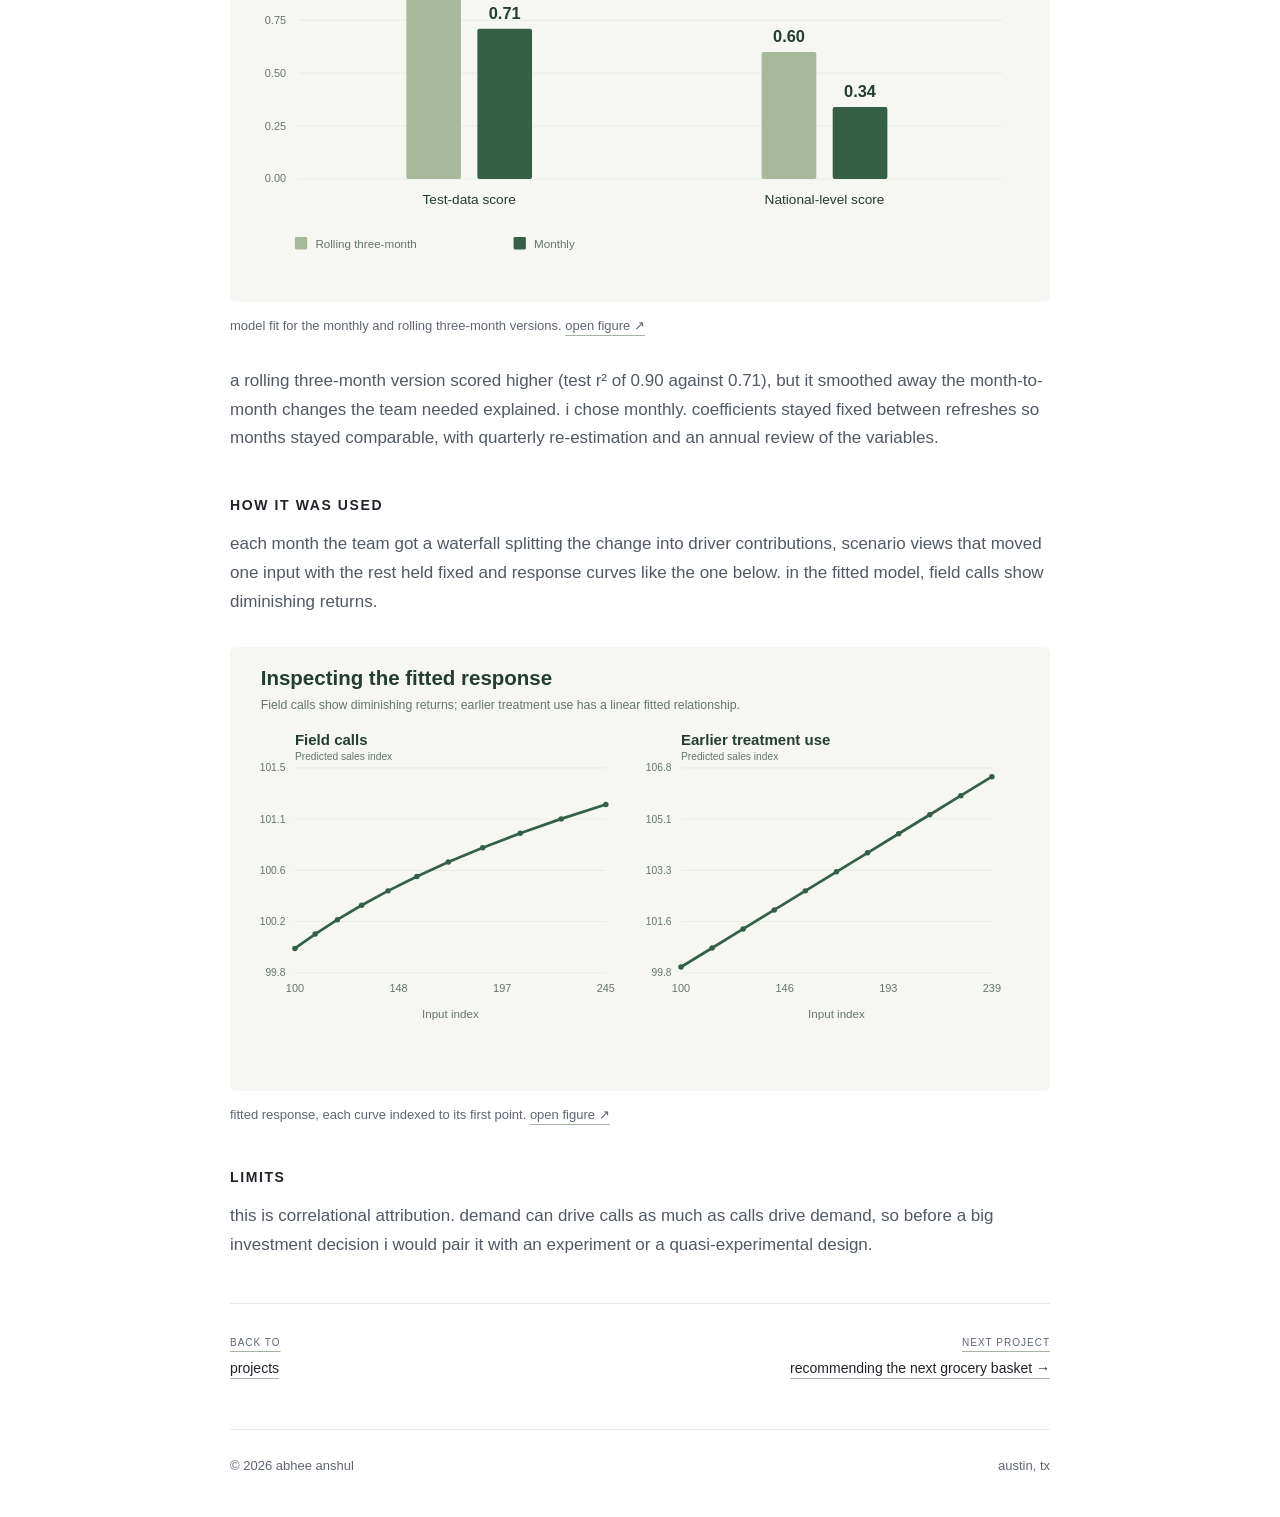
<file: work/sales-drivers/index.html>
<!doctype html><html lang="en"><head><meta charset="utf-8"><meta name="viewport" content="width=device-width,initial-scale=1"><title>Explaining monthly sales with regression | Abhee Anshul</title><meta name="description" content="A monthly regression framework for an established specialty-care brand."><meta name="theme-color" content="#ffffff"><meta property="og:title" content="Explaining monthly sales with regression | Abhee Anshul"><meta property="og:description" content="A monthly regression framework for an established specialty-care brand."><meta property="og:type" content="article"><meta property="og:image" content="https://abheeanshul.github.io/assets/og-card.png"><meta property="og:image:width" content="1200"><meta property="og:image:height" content="630"><meta name="twitter:card" content="summary_large_image"><link rel="icon" href="../../assets/favicon.svg" type="image/svg+xml"><link rel="stylesheet" href="../../assets/style.css"></head><body><a class="skip" href="#main">Skip to content</a><div class="article-shell"><header class="topbar"><a class="wordmark" href="../../">Abhee Anshul</a><nav aria-label="Main navigation"><a href="../../#experience">Experience</a><a href="../../#work">Projects</a><a href="../../#about">About</a><a href="../../#contact">Contact</a></nav></header><main id="main"><a class="back" href="../../#work">← All projects</a><article><header class="article-header"><div class="eyebrow">Professional work · Regression · Diagnostic modeling</div><h1>Explaining monthly sales with regression</h1><p class="takeaway"><strong>tl;dr:</strong> The brand team kept asking why sales moved from one month to the next. I built a monthly regression that splits each change into drivers like seasonality, field calls and a stock-up before a price change. A rolling three-month model fit better, but I kept monthly because it answered the question the team was actually asking.</p></header><figure class="article-hero"><a href="../../assets/sales-waterfall.svg" target="_blank" rel="noopener noreferrer" aria-label="Open figure"><img src="../../assets/sales-waterfall.svg" alt="Indexed waterfall from 100 to 181.5, driven mostly by a price-related stock-up effect." width="1200"></a><figcaption>One month-to-month comparison, indexed so the prior month is 100. <a href="../../assets/sales-waterfall.svg" target="_blank" rel="noopener noreferrer">Open figure ↗</a></figcaption></figure><section class="prose-section"><h2>The problem</h2><p>For an established specialty-care brand, the recurring question was why sales moved compared with last month or the same month last year. I worked on the driver model and on explaining its output to the commercial team.</p></section><section class="prose-section"><h2>What I built</h2><p>A monthly regression on the drivers the business cared about: selling days, payer mix, lagged demand, ordering accounts, earlier treatment use, field calls, seasonality and a stock-up effect around an announced price change. The stock-up term kept a spike before the price change from being read as real demand growth.</p></section><section class="prose-section"><h2>The key choice</h2><figure><a href="../../assets/sales-fit.svg" target="_blank" rel="noopener noreferrer" aria-label="Open figure"><img src="../../assets/sales-fit.svg" alt="Rolling three-month test R squared 0.90 versus 0.71 monthly." loading="lazy" width="880"></a><figcaption>Model fit for the monthly and rolling three-month versions. <a href="../../assets/sales-fit.svg" target="_blank" rel="noopener noreferrer">Open figure ↗</a></figcaption></figure><p>A rolling three-month version scored higher (test R² of 0.90 against 0.71), but it smoothed away the month-to-month changes the team needed explained. I chose monthly. Coefficients stayed fixed between refreshes so months stayed comparable, with quarterly re-estimation and an annual review of the variables.</p></section><section class="prose-section"><h2>How it was used</h2><p>Each month the team got a waterfall splitting the change into driver contributions, scenario views that moved one input with the rest held fixed and response curves like the one below. In the fitted model, field calls show diminishing returns.</p><figure><a href="../../assets/sales-response.svg" target="_blank" rel="noopener noreferrer" aria-label="Open figure"><img src="../../assets/sales-response.svg" alt="Fitted response curves for field calls and earlier treatment use." loading="lazy" width="1200"></a><figcaption>Fitted response, each curve indexed to its first point. <a href="../../assets/sales-response.svg" target="_blank" rel="noopener noreferrer">Open figure ↗</a></figcaption></figure></section><section class="prose-section"><h2>Limits</h2><p>This is correlational attribution. Demand can drive calls as much as calls drive demand, so before a big investment decision I would pair it with an experiment or a quasi-experimental design.</p></section></article><nav class="article-bottom" aria-label="Case study navigation"><a href="../../#work"><span>Back to</span>Projects</a><a href="../next-basket/"><span>Next project</span>Recommending the next grocery basket →</a></nav></main><footer class="footer"><span>© 2026 Abhee Anshul</span><span>Austin, TX</span></footer></div></body></html>
</file>
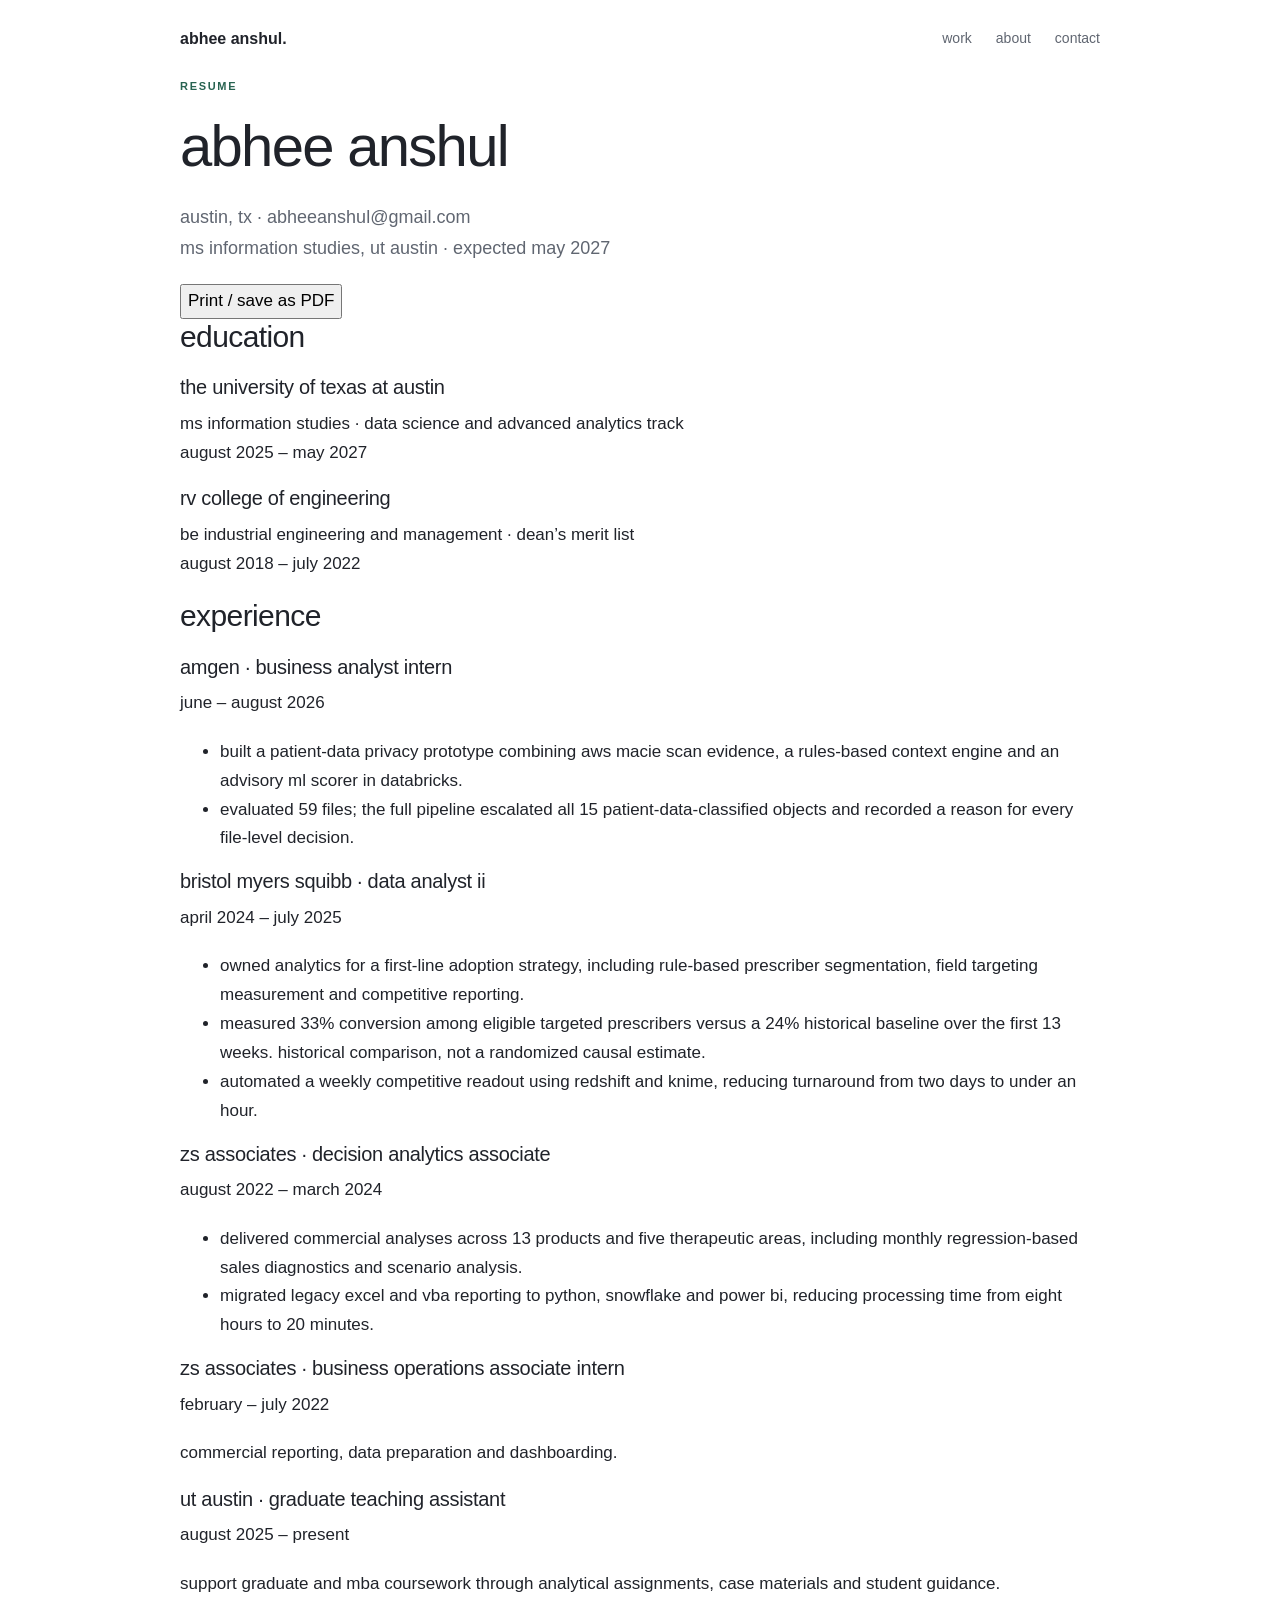
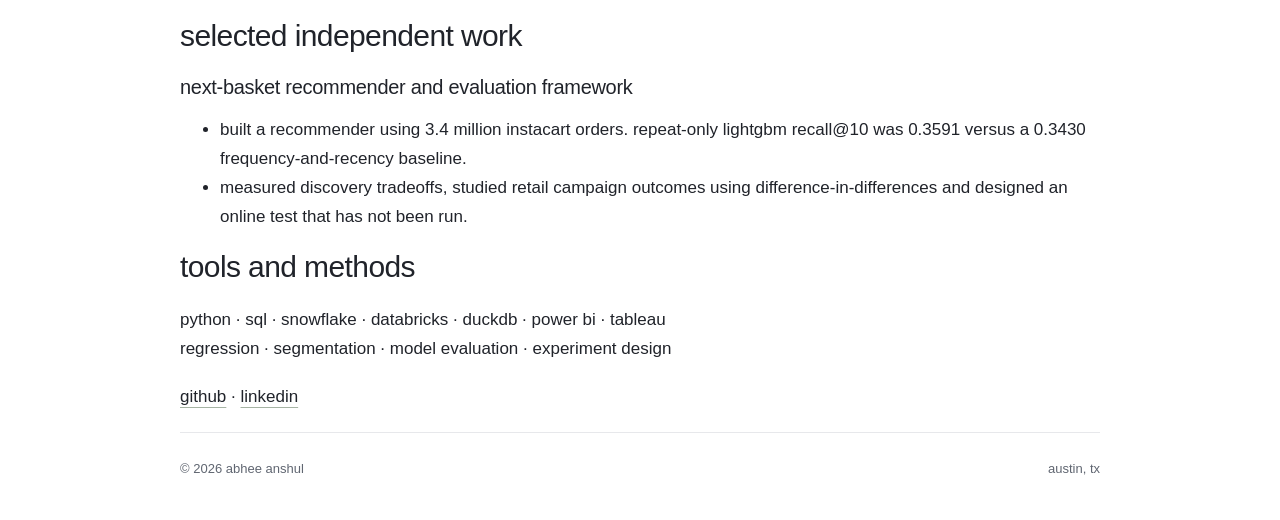
<file: resume.html>
<!doctype html><html lang="en"><head><meta charset="utf-8"><meta name="viewport" content="width=device-width,initial-scale=1"><title>Resume | Abhee Anshul</title><meta name="description" content="Abhee Anshul: education, professional experience and selected independent work."><meta name="theme-color" content="#fcfbf8"><meta property="og:title" content="Resume | Abhee Anshul"><meta property="og:description" content="Abhee Anshul: education, professional experience and selected independent work."><meta property="og:type" content="website"><link rel="icon" href="assets/favicon.svg" type="image/svg+xml"><link rel="stylesheet" href="assets/style.css"></head><body><a class="skip" href="#main">Skip to content</a><div class="shell"><header class="topbar"><a class="wordmark" href="index.html">Abhee Anshul<span aria-hidden="true">.</span></a><nav aria-label="Main navigation"><a href="index.html#work">Work</a><a href="index.html#about">About</a><a href="index.html#contact">Contact</a></nav></header><main id="main" class="resume"><div class="eyebrow">Resume</div><h1>Abhee Anshul</h1><p class="subtitle">Austin, TX · abheeanshul@gmail.com<br>MS Information Studies, UT Austin · Expected May 2027</p><button type="button" class="print-button" onclick="window.print()">Print / save as PDF</button><section><h2>Education</h2><h3>The University of Texas at Austin</h3><p>MS Information Studies · Data Science and Advanced Analytics track<br><span class="resume-date">August 2025 – May 2027</span></p><h3>RV College of Engineering</h3><p>BE Industrial Engineering and Management · Dean’s Merit List<br><span class="resume-date">August 2018 – July 2022</span></p></section><section><h2>Experience</h2><h3>Amgen · Business Analyst Intern</h3><p class="resume-date">June – August 2026</p><ul><li>Built a patient-data privacy prototype combining AWS Macie scan evidence, a rules-based context engine and an advisory ML scorer in Databricks.</li><li>Evaluated 59 files; the full pipeline escalated all 15 patient-data-classified objects and recorded a reason for every file-level decision.</li></ul><h3>Bristol Myers Squibb · Data Analyst II</h3><p class="resume-date">April 2024 – July 2025</p><ul><li>Owned analytics for a first-line adoption strategy, including rule-based prescriber segmentation, field targeting measurement and competitive reporting.</li><li>Measured 33% conversion among eligible targeted prescribers versus a 24% historical baseline over the first 13 weeks. Historical comparison, not a randomized causal estimate.</li><li>Automated a weekly competitive readout using Redshift and KNIME, reducing turnaround from two days to under an hour.</li></ul><h3>ZS Associates · Decision Analytics Associate</h3><p class="resume-date">August 2022 – March 2024</p><ul><li>Delivered commercial analyses across 13 products and five therapeutic areas, including monthly regression-based sales diagnostics and scenario analysis.</li><li>Migrated legacy Excel and VBA reporting to Python, Snowflake and Power BI, reducing processing time from eight hours to 20 minutes.</li></ul><h3>ZS Associates · Business Operations Associate Intern</h3><p class="resume-date">February – July 2022</p><p>Commercial reporting, data preparation and dashboarding.</p><h3>UT Austin · Graduate Teaching Assistant</h3><p class="resume-date">August 2025 – present</p><p>Support graduate and MBA coursework through analytical assignments, case materials and student guidance.</p></section><section><h2>Selected independent work</h2><h3>Next-basket recommender and evaluation framework</h3><ul><li>Built a recommender using 3.4 million Instacart orders. Repeat-only LightGBM recall@10 was 0.3591 versus a 0.3430 frequency-and-recency baseline.</li><li>Measured discovery tradeoffs, studied retail campaign outcomes using difference-in-differences and designed an online test that has not been run.</li></ul></section><section><h2>Tools and methods</h2><p>Python · SQL · Snowflake · Databricks · DuckDB · Power BI · Tableau<br>Regression · Segmentation · Model evaluation · Experiment design</p><p><a href="https://github.com/abheeanshul">GitHub</a> · <a href="https://www.linkedin.com/in/abhee-anshul-b18069175/">LinkedIn</a></p></section></main><footer class="footer"><span>© 2026 Abhee Anshul</span><span>Austin, TX</span></footer></div></body></html>
</file>
<file: assets/style.css>
:root{--ink:#24352c;--muted:#637066;--accent:#355c44;--paper:#fcfbf8;--line:#e1e4dc;--panel:#eff2eb;--serif:Georgia,'Times New Roman',serif;--sans:ui-sans-serif,-apple-system,BlinkMacSystemFont,'Segoe UI',sans-serif}
*{box-sizing:border-box}html{scroll-behavior:smooth;scroll-padding-top:30px}body{margin:0;background:var(--paper);color:var(--ink);font:16px/1.75 var(--sans);-webkit-font-smoothing:antialiased}a{color:inherit;text-decoration-color:#a5b3a3;text-underline-offset:5px}a:hover{color:var(--accent);text-decoration-color:var(--accent)}a:focus-visible,button:focus-visible,summary:focus-visible{outline:2px solid var(--accent);outline-offset:6px}button{font:inherit}img{display:block;max-width:100%;height:auto}p{margin:0 0 1.15em}h1,h2,h3{line-height:1.18;font-weight:400}h1,h2{font-family:var(--serif)}h1{font-size:clamp(38px,6vw,58px);letter-spacing:-1.7px;margin:16px 0 22px}h2{font-size:30px;letter-spacing:-.6px;margin:0 0 22px}h3{font-size:20px;margin:0 0 10px;letter-spacing:-.3px}strong{font-weight:600}.shell{max-width:1000px;padding:0 40px;margin:auto}.topbar{display:flex;align-items:center;justify-content:space-between;padding:28px 0;border-bottom:1px solid var(--line);gap:24px}.wordmark{font-size:15px;font-weight:600;text-decoration:none}.topbar nav{display:flex;gap:24px;font-size:13px;color:var(--muted)}.topbar nav a{text-decoration:none}.skip{position:fixed;left:15px;top:-80px;background:var(--paper);padding:12px;z-index:10}.skip:focus{top:15px}.intro{max-width:710px;padding:76px 0 62px}.eyebrow{font-size:11px;font-weight:600;text-transform:uppercase;letter-spacing:1.7px;color:var(--accent)}.project-row{display:grid;grid-template-columns:250px 1fr;gap:34px;padding:28px 0;border-top:1px solid var(--line);align-items:center}.project-row[hidden]{display:none}.project-image{border-radius:6px;overflow:hidden;display:block}.project-image img{width:100%;transition:transform .25s}.project-image:hover img{transform:scale(1.025)}.project-row h3 a{text-decoration:none}.project-row h3 a:hover{text-decoration:underline}.project-row p{font-size:14px;line-height:1.7;color:var(--muted);margin-bottom:11px}.contact-links{display:flex;flex-wrap:wrap;gap:24px;font-size:14px}.footer{padding:22px 0 30px;border-top:1px solid var(--line);display:flex;justify-content:space-between;font-size:11px;color:var(--muted)}.article-shell{max-width:840px;margin:auto;padding:0 40px}.back{display:inline-block;margin-top:40px;font-size:12px;color:var(--muted);text-decoration:none}.article-header{padding:45px 0 20px}.article-header h1{font-size:clamp(34px,5vw,50px);max-width:740px}.subtitle{font-size:18px;color:var(--muted);max-width:630px}.takeaway{border-left:2px solid #73916c;padding:4px 0 4px 20px;margin:25px 0 30px;font-size:17px;color:var(--accent)}.article-meta{display:grid;grid-template-columns:1fr 1fr;gap:24px;padding:20px 0;border-top:1px solid var(--line);border-bottom:1px solid var(--line);font-size:12px;color:var(--muted)}.article-meta span{display:block;color:var(--accent);font-size:10px;letter-spacing:1px;text-transform:uppercase;margin-bottom:6px}.article-hero{margin:28px 0 40px;border-radius:8px}.prose-section{margin:44px 0}.prose-section h2{font-size:27px;margin-bottom:20px}.prose-section p,.prose-section li{font-size:15px;color:#4a584e}.prose-section strong{color:var(--ink)}.prose-section li{padding-left:6px;margin-bottom:13px}figure{margin:30px 0}figure img{background:#f4f5f1;border-radius:7px;width:100%}figcaption{font-size:12px;line-height:1.65;color:var(--muted);margin-top:13px}.source-note{font-size:12px;line-height:1.7;color:var(--muted);border-bottom:1px solid var(--line);padding-bottom:22px}.comparison{display:grid;grid-template-columns:1fr 1fr;gap:22px;background:var(--panel);border-radius:8px;padding:30px;margin:25px 0}.comparison>div{display:flex;flex-direction:column}.comparison-label{font-size:12px;color:var(--muted)}.comparison strong{font:46px/1.4 var(--serif);color:var(--accent)}.comparison span:last-child{font-size:11px;color:var(--muted)}.table-wrap{overflow:auto}table{border-collapse:collapse;width:100%;font-size:13px;margin:20px 0 28px}caption{text-align:left;font-size:12px;color:var(--muted);margin-bottom:12px}th,td{padding:13px 12px;border-bottom:1px solid var(--line);text-align:left}thead{background:var(--panel)}tbody th{font-weight:400}td{white-space:nowrap}.article-bottom{border-top:1px solid var(--line);padding:30px 0 48px;display:flex;justify-content:space-between;gap:25px;font-size:13px}.article-bottom span{display:block;font-size:10px;text-transform:uppercase;letter-spacing:1px;color:var(--muted);margin-bottom:6px}.article-bottom a:last-child{text-align:right}
@media(min-width:1250px){.shell{max-width:1030px}}
@media(max-width:700px){.shell,.article-shell{padding:0 24px}.topbar{padding:22px 0}.topbar nav{gap:15px;font-size:12px}.intro{padding:52px 0 40px}h1{letter-spacing:-1px}.project-row{grid-template-columns:1fr;gap:20px;padding:25px 0 30px}.project-image{max-width:100%}.project-image img{height:auto;object-fit:contain}.project-row h3{font-size:22px}.article-header{padding-top:30px}.article-meta{grid-template-columns:1fr;gap:15px}.comparison{padding:20px;gap:16px}.comparison strong{font-size:40px}.comparison-label{font-size:11px}.footer{gap:20px}.article-bottom{font-size:12px}.article-bottom a{max-width:48%}}
@media(prefers-reduced-motion:reduce){html{scroll-behavior:auto}*{transition:none!important}}
@media print{body{background:white;font-size:11px}.topbar,.footer,.skip{display:none}.shell{max-width:none;padding:0}a{text-decoration:none}@page{margin:18mm}}

.company-link{display:inline-flex;align-items:center;gap:10px;text-decoration:none;vertical-align:middle}.company-link:hover{text-decoration:underline}.company-logo{width:28px;height:28px;object-fit:contain}.company-link[href*=amgen] .company-logo{width:46px}
.school{display:flex;align-items:flex-start;gap:14px}.school>img{width:32px;height:32px;object-fit:contain;flex-shrink:0}.school h3 a{text-decoration:none}.school h3 a:hover{text-decoration:underline}.role-dot{font-weight:400}.footer a{text-decoration:none}.education-row a:focus-visible{outline-offset:3px}
@media(max-width:700px){.role-dot{display:none}.education-row>span{padding-left:46px}.topbar nav{flex-wrap:wrap;justify-content:flex-end;gap:12px}.footer{flex-wrap:wrap}.school p{font-size:14px}}

:root{--ink:#20232a;--muted:#606671;--accent:#286351;--paper:#fff;--line:#e7e8eb;--panel:#f5f7f6;--serif:var(--sans)}
body{font-size:17px;line-height:1.7}.shell{max-width:1000px}.topbar{border:0;padding:25px 0}.topbar nav{font-size:14px}.wordmark{font-weight:500}.footer{font-size:13px;padding:25px 0 40px}.personal-home h2{font-family:var(--sans);font-size:14px;letter-spacing:1.6px;text-transform:uppercase;font-weight:600;margin:0 0 30px}.profile{display:flex;align-items:center;gap:36px;padding:43px 0 0}.portrait{width:176px;height:176px;object-fit:cover;object-position:center 27%;border-radius:50%}.profile h1{font-family:var(--sans);font-size:36px;font-weight:650;letter-spacing:-1px;margin:0 0 4px}.profile-line{font-size:19px;color:var(--muted);margin:0 0 17px}.profile-links{display:flex;gap:24px;flex-wrap:wrap;font-size:16px;color:var(--muted)}.profile-links a{text-decoration:none}.profile-links a:hover{text-decoration:underline}.home-section{margin:64px 0 0}.about-list{padding-left:23px;color:var(--muted);margin:0;max-width:820px}.about-list li{padding-left:2px;margin:10px 0}.about-list strong{font-weight:500;color:var(--ink)}.timeline{list-style:none;padding:0 0 0 27px;margin:0 0 0 4px;border-left:1px solid var(--line)}.timeline li{position:relative;padding:0 0 31px}.timeline li:last-child{padding-bottom:0}.timeline li:before{content:'';position:absolute;left:-33px;top:9px;width:11px;height:11px;border-radius:50%;background:#d3d7d5}.timeline time{font-size:14px;color:var(--muted)}.timeline h3{font-size:18px;font-weight:550;line-height:1.6;margin:2px 0 8px}.timeline h3 span{font-weight:400;color:var(--muted)}.timeline p{font-size:16px;color:var(--muted);margin:0;max-width:780px}.context-link{font-size:13px;white-space:nowrap;color:var(--accent)}.earlier{font-size:13px;color:var(--muted);margin:23px 0 0 31px}.project-row{grid-template-columns:236px 1fr;gap:29px;border:0;padding:15px 0 25px;align-items:center}.project-row h3{font-size:19px;line-height:1.4;font-weight:500;letter-spacing:-.25px;margin-bottom:9px}.project-row h3 a{text-decoration:underline;text-decoration-color:#a8b4ad;text-underline-offset:4px}.project-row p{font-size:16px;line-height:1.7;margin:0}.project-image{border-radius:3px;border:1px solid #edf0ed;background:#fafbf9}.project-image img{width:100%;height:145px;object-fit:contain;transition:none}.project-image:hover img{transform:none}.education-row{display:flex;justify-content:space-between;gap:25px;margin-bottom:24px}.education-row h3{font-size:17px;font-weight:500;margin:0 0 5px}.education-row p{font-size:15px;color:var(--muted);margin:0}.education-row>span{font-size:14px;color:var(--muted);white-space:nowrap}.personal-contact{padding-bottom:54px}.personal-contact h2{margin-bottom:18px}.personal-contact p{font-size:16px;color:var(--muted);margin-bottom:10px}.personal-contact>a{font-size:16px}.article-header h1{font-weight:600;font-size:40px;letter-spacing:-1px}.prose-section h2{font-size:24px;font-weight:550}.prose-section p,.prose-section li{font-size:17px;color:#515963}.article-shell{max-width:900px}.article-meta{font-size:14px}.source-note,figcaption{font-size:13px}.article-bottom{font-size:14px}.subtitle{max-width:740px}.comparison strong{font-family:var(--sans)}
@media(max-width:700px){.profile{gap:23px;padding-top:26px}.portrait{width:116px;height:116px}.profile h1{font-size:30px}.profile-line{font-size:16px}.profile-links{font-size:14px;gap:14px}.home-section{margin-top:48px}.about-list{font-size:16px}.project-row{grid-template-columns:1fr;gap:17px;padding-bottom:30px}.project-image{max-width:360px}.project-image img{height:185px}.project-row h3{font-size:20px}.education-row{flex-direction:column;gap:5px}.timeline h3 span{display:block;font-size:15px}.article-header h1{font-size:33px}.footer{font-size:12px}}
@media(max-width:420px){.profile{align-items:flex-start;flex-direction:column;gap:21px}.portrait{width:115px;height:115px}.profile h1{font-size:32px}.profile-links{font-size:15px;gap:22px}.topbar nav{gap:17px}.personal-home h2{margin-bottom:24px}}

.wordmark{font-size:16px;font-weight:600;text-decoration:none;color:var(--ink)}.topbar{justify-content:space-between}
@media(max-width:700px){.topbar{flex-wrap:wrap;row-gap:8px}}
.project-image img{object-fit:cover}
.recent li{padding-bottom:20px}.recent p{font-size:16px;color:var(--muted);margin:2px 0 0;max-width:780px}.recent a{color:var(--ink)}

.topbar nav{margin-left:auto}
.group-title{font-size:16px;font-weight:500;color:var(--muted);margin:0 0 12px}.project-group+.project-group{margin-top:34px}
body{text-transform:lowercase}.personal-home h2,.eyebrow,.article-meta span,.article-bottom span,.prose-section h2{text-transform:uppercase}.prose-section h2{font-size:14px;font-weight:600;letter-spacing:1.6px;color:var(--ink);margin-bottom:16px}.takeaway strong{font-weight:600}
.takeaway{border-left:0;padding:0;color:var(--ink)}.company-link{text-transform:none}
.edu-row{display:flex;align-items:center;flex-wrap:wrap;column-gap:10px;row-gap:2px;margin:0 0 14px;font-size:16px}.edu-row img{width:22px;height:22px;object-fit:contain;flex-shrink:0}.edu-name{color:var(--ink);font-weight:500;text-decoration:none}.edu-name:hover{text-decoration:underline}.edu-deg{color:var(--muted)}.edu-year{margin-left:auto;color:var(--ink);font-size:15px;padding-left:12px}
@media(max-width:700px){.edu-row{display:grid;grid-template-columns:22px 1fr auto;column-gap:10px;row-gap:2px;align-items:start}.edu-row img{grid-row:1;margin-top:2px}.edu-name{grid-column:2;grid-row:1}.edu-year{grid-column:3;grid-row:1;margin:0;padding:0}.edu-deg{grid-column:2/4;grid-row:2;font-size:15px}.edu-dot{display:none}}
</file>
